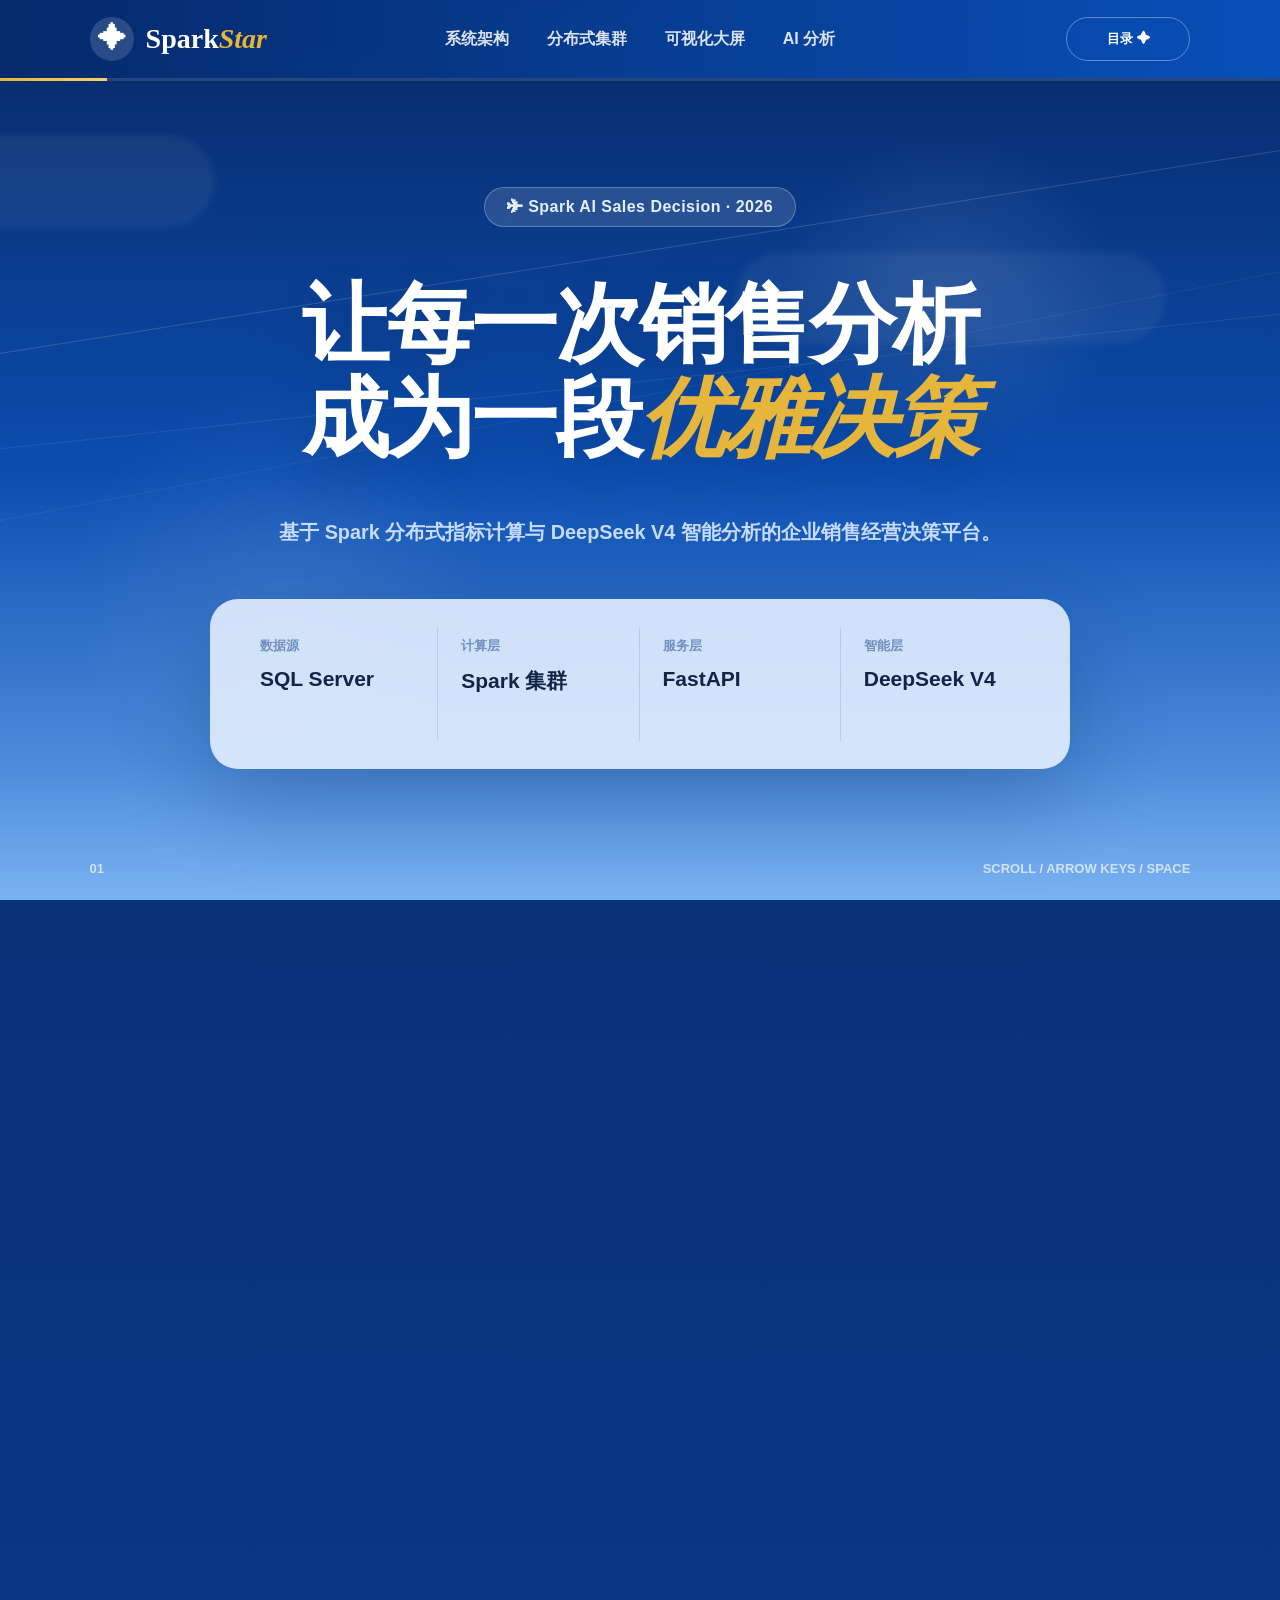
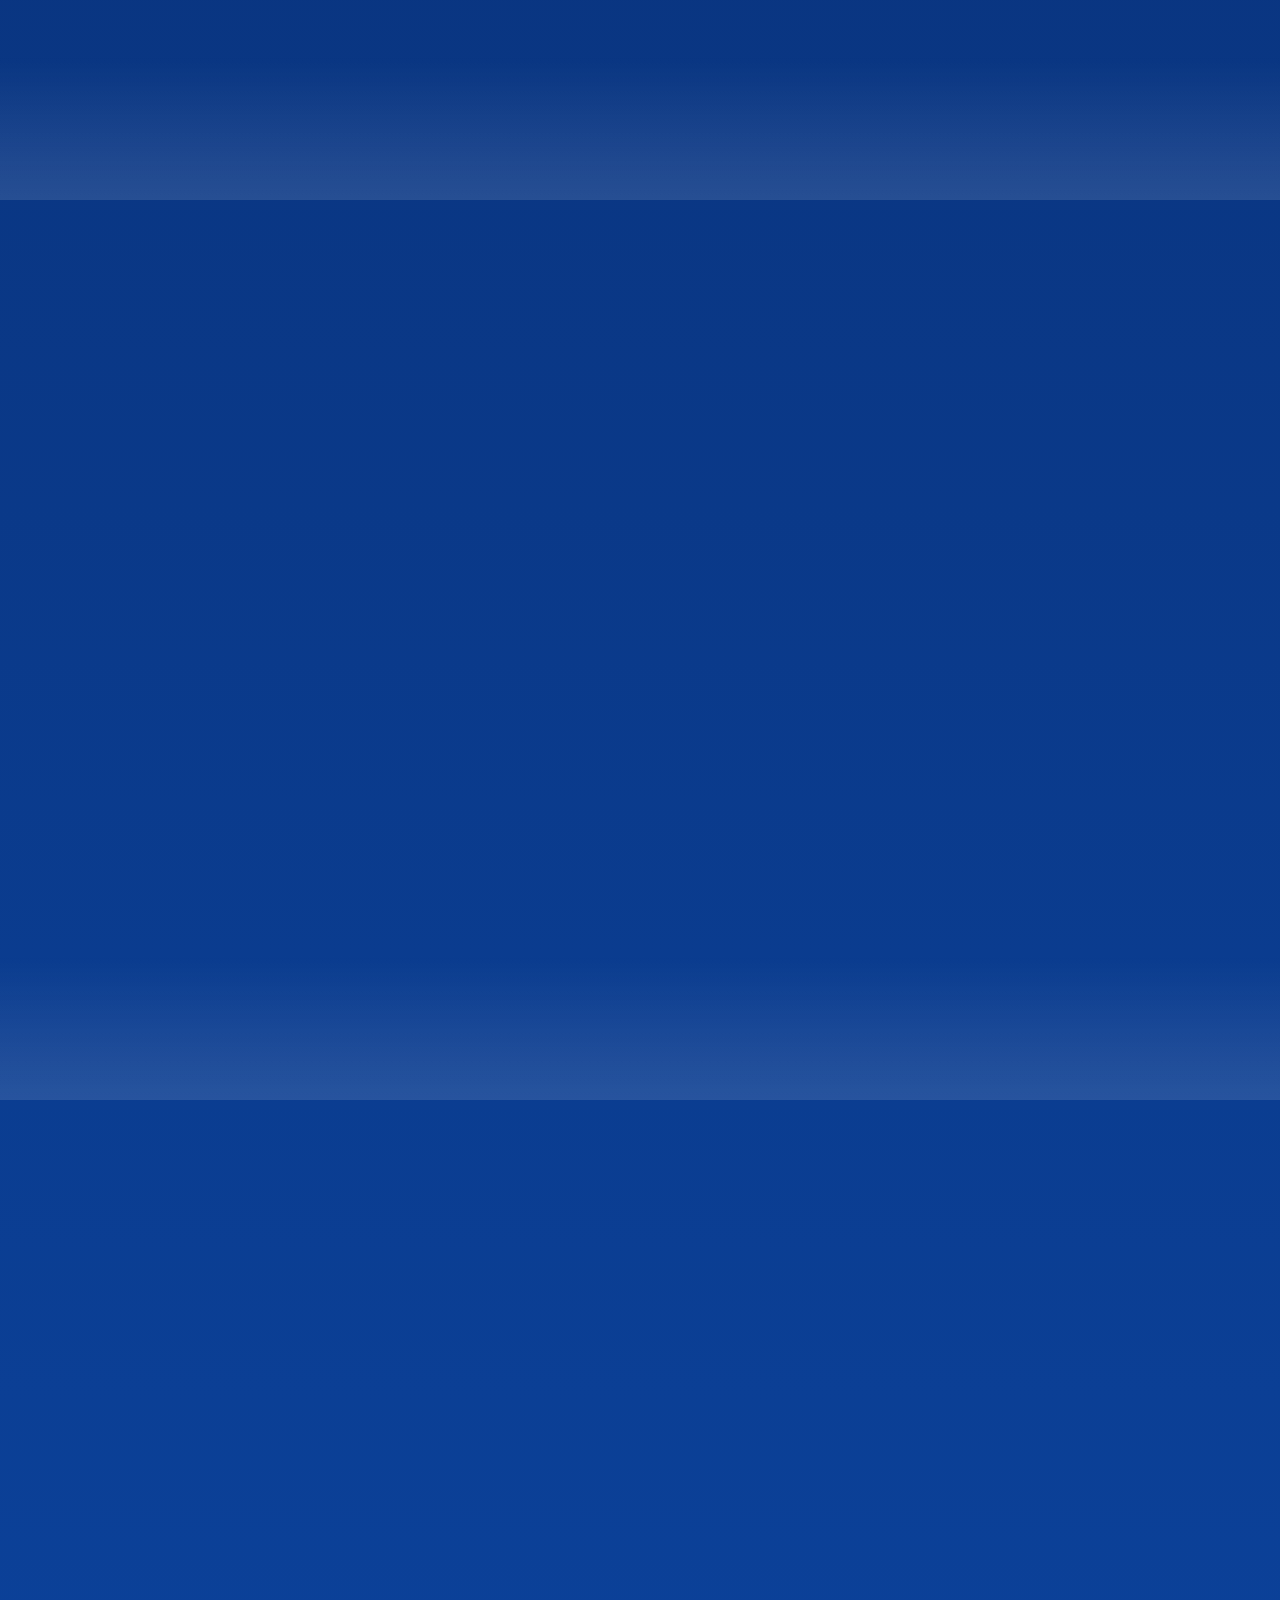
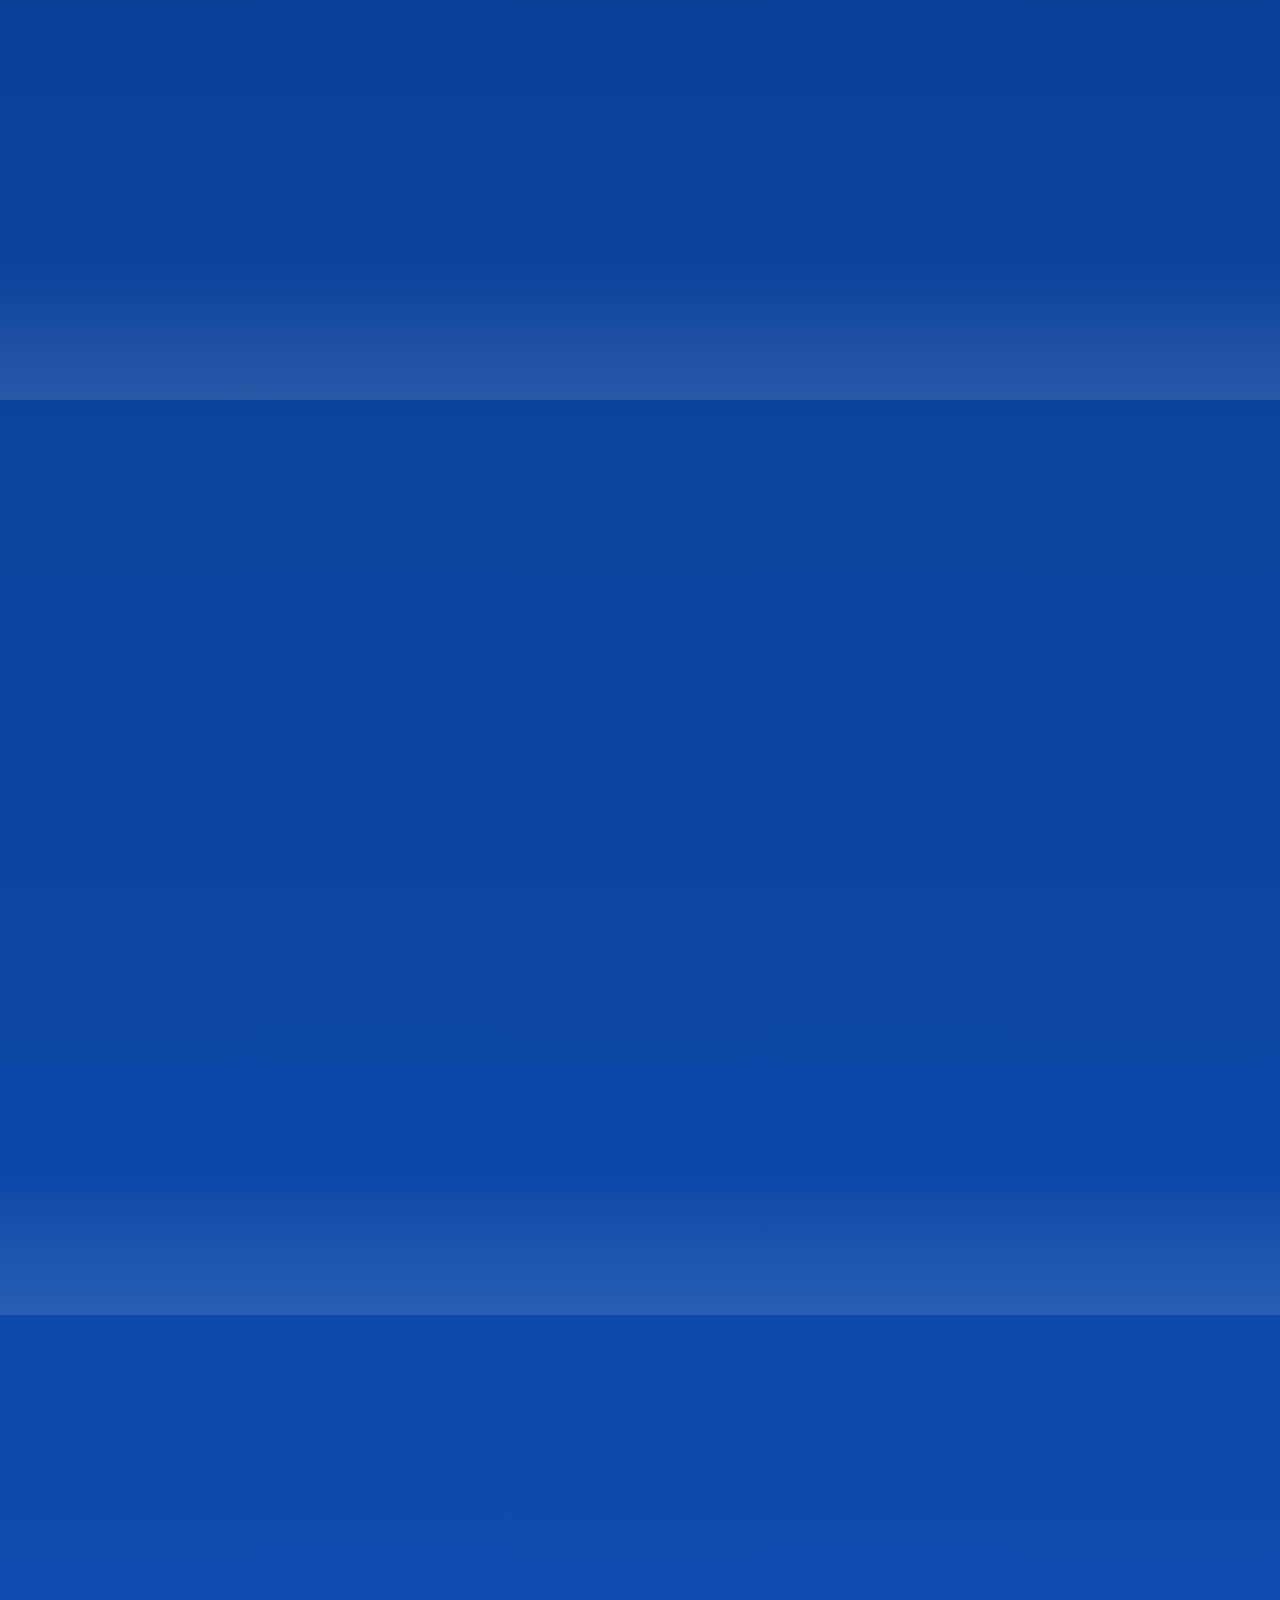
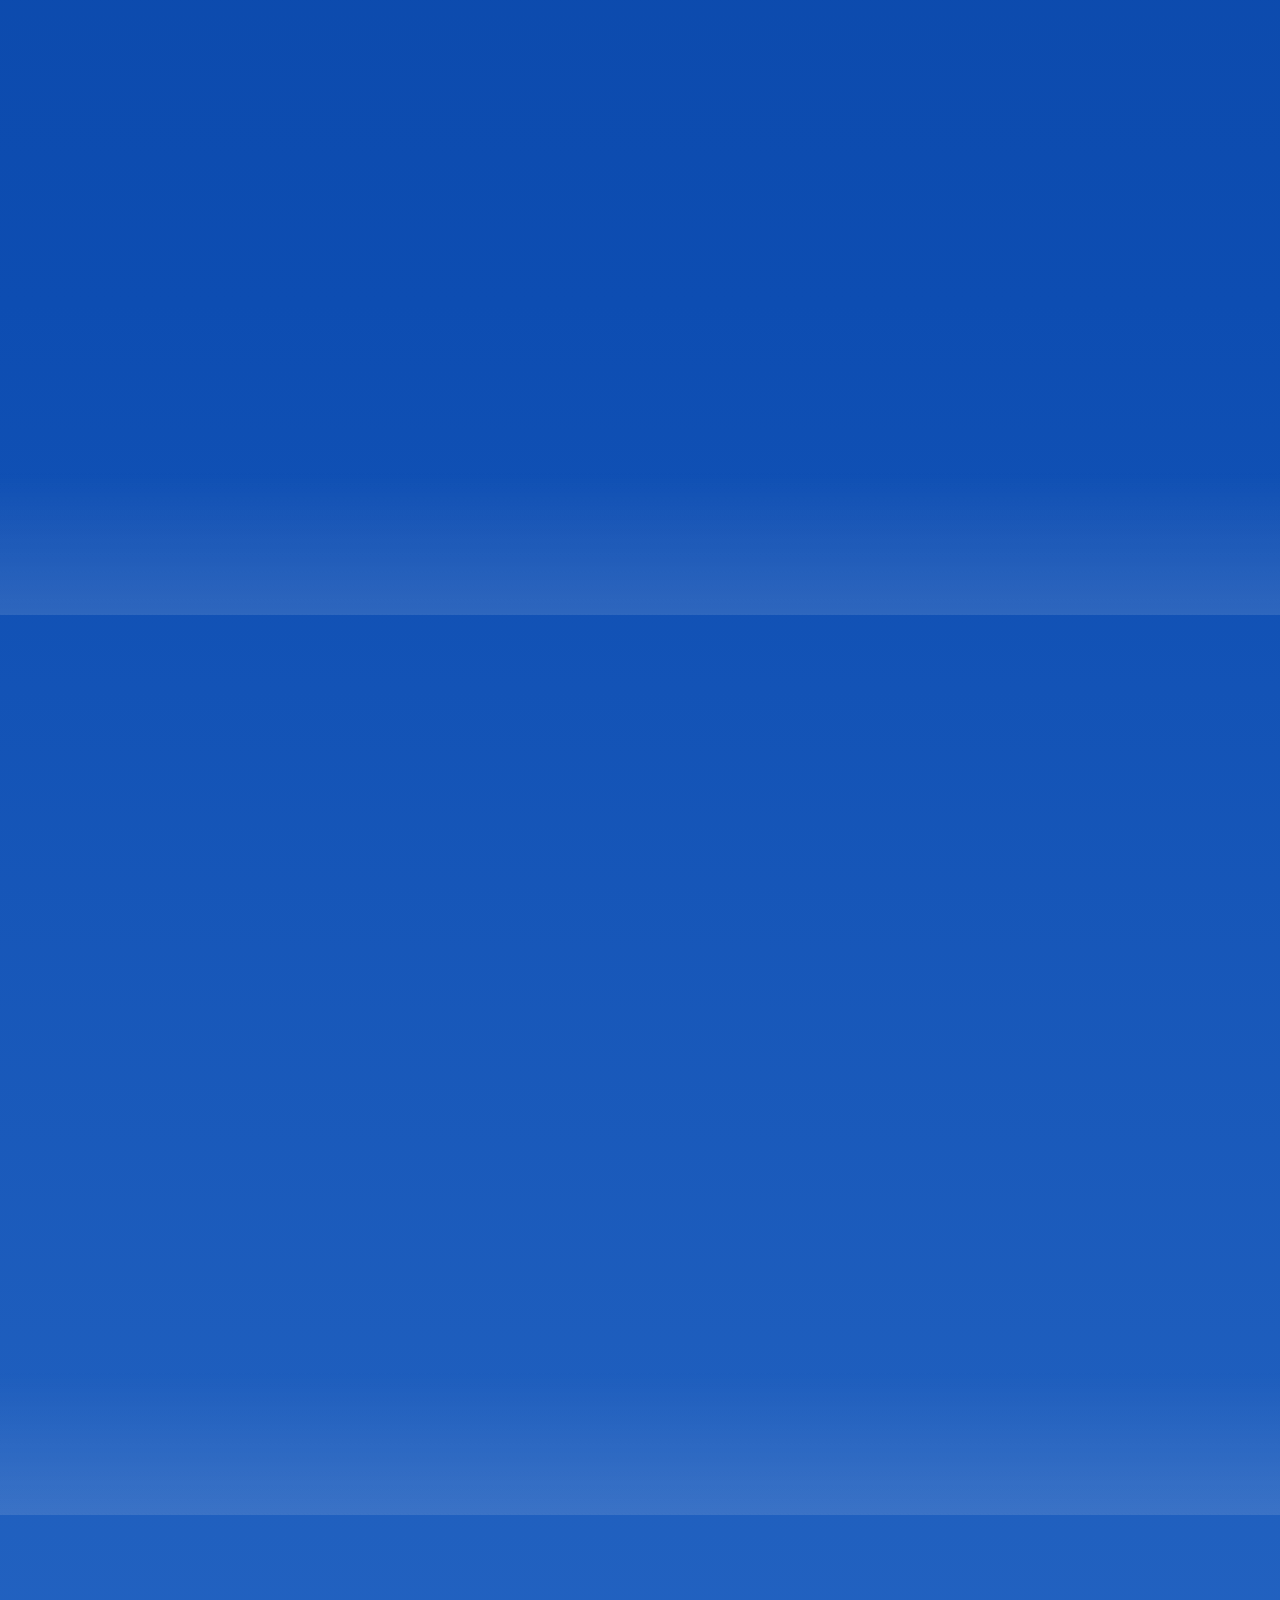
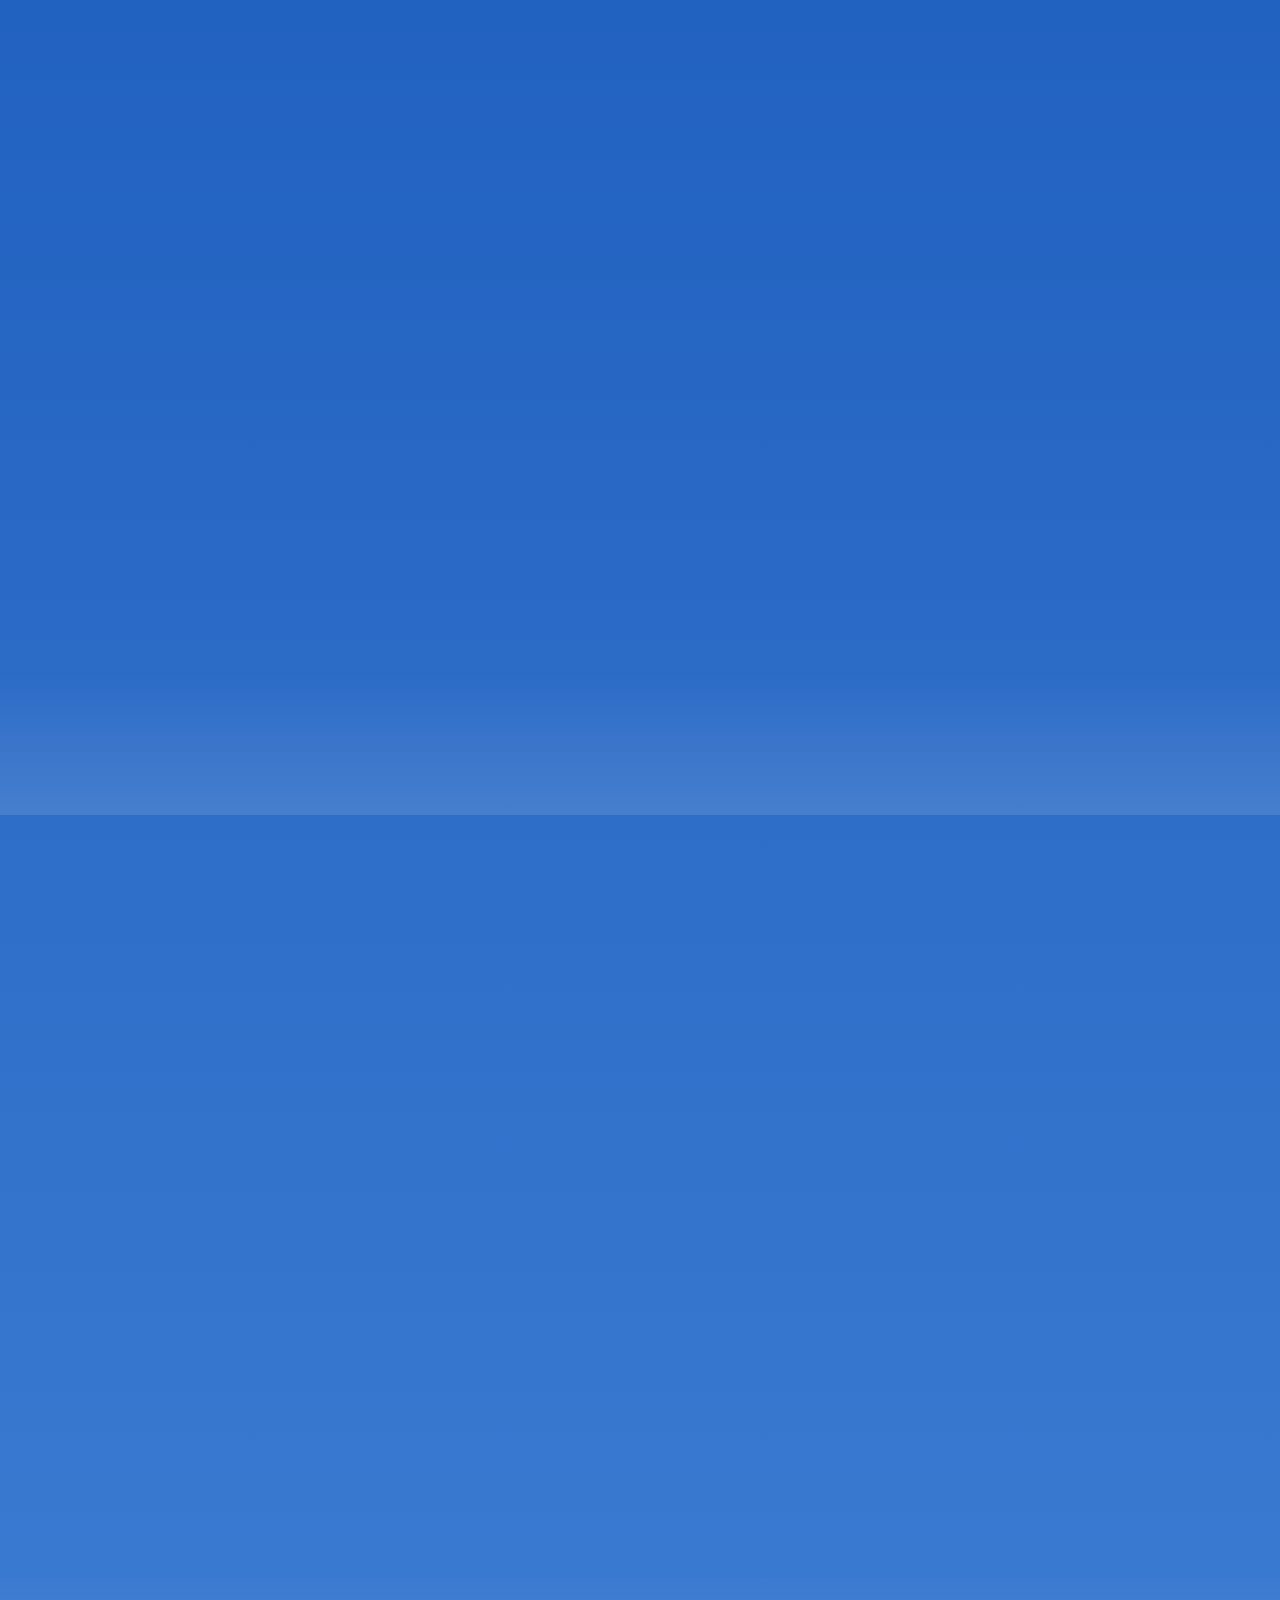
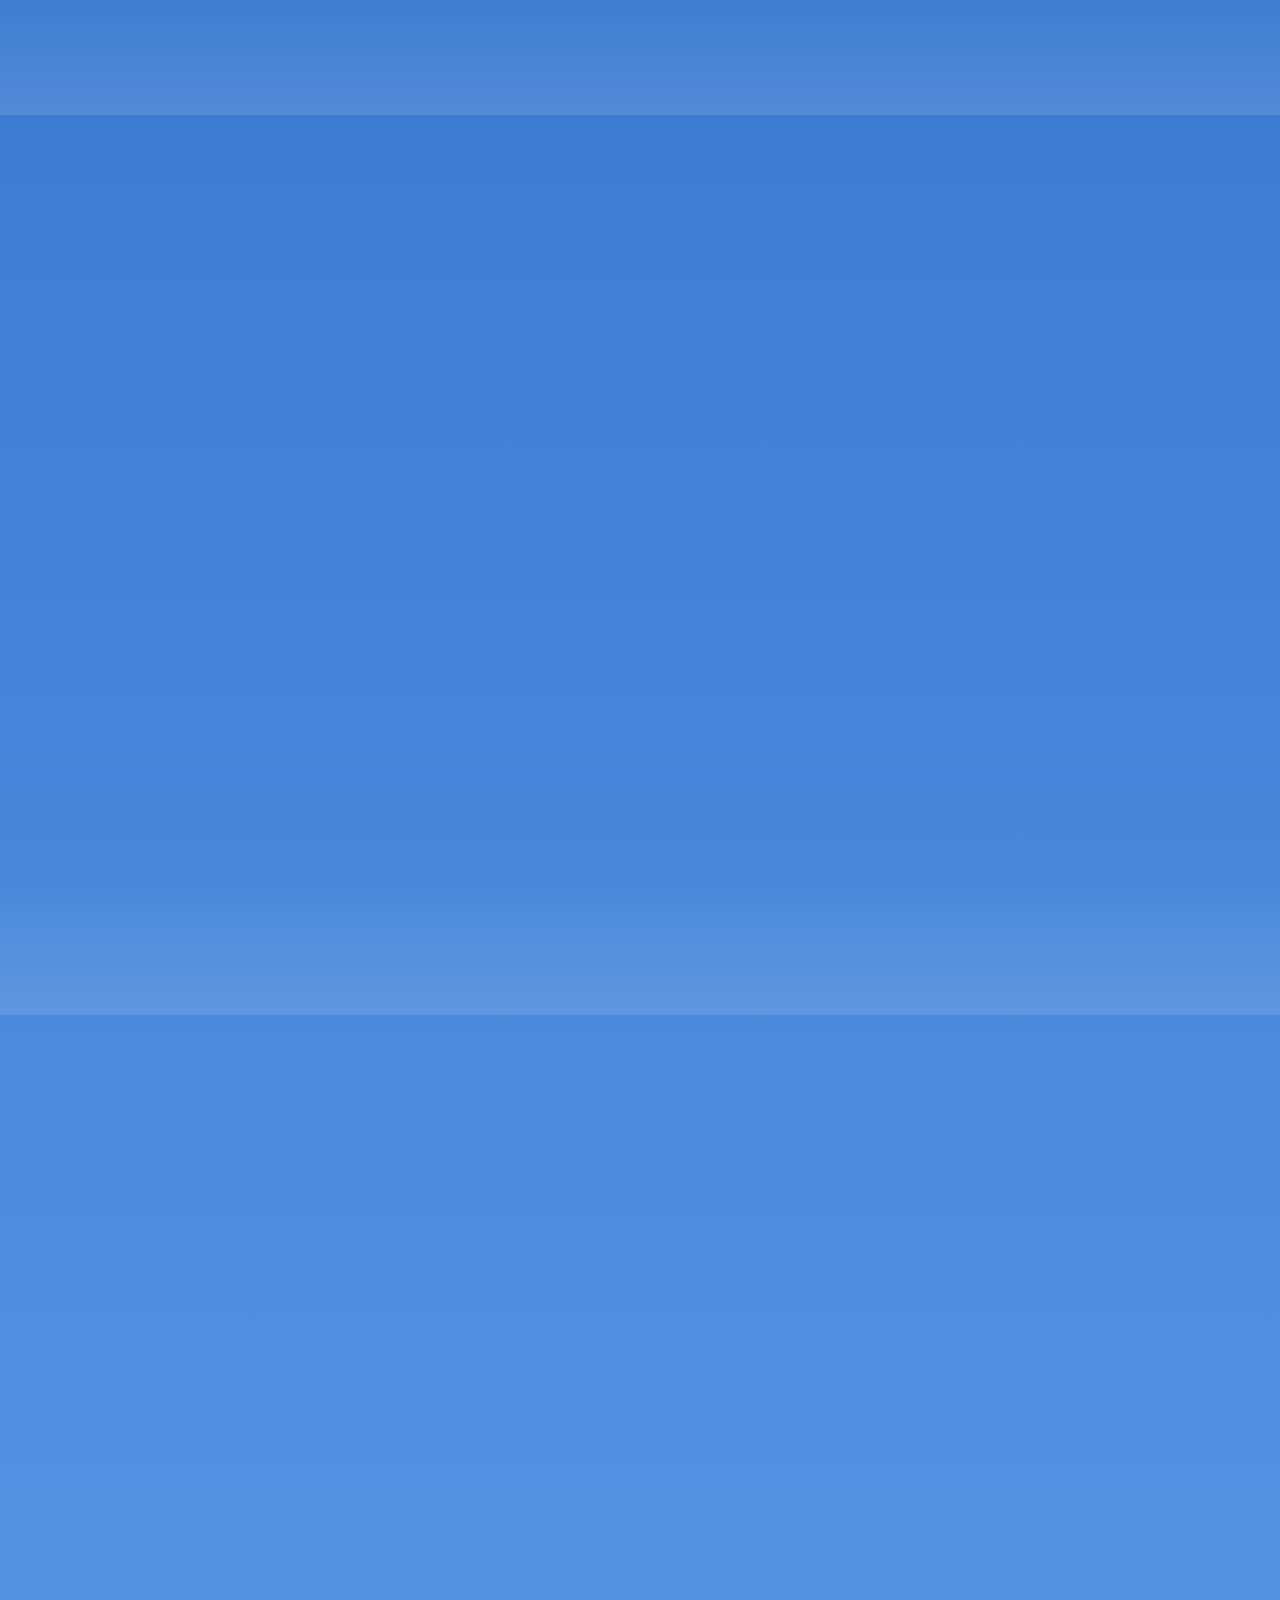
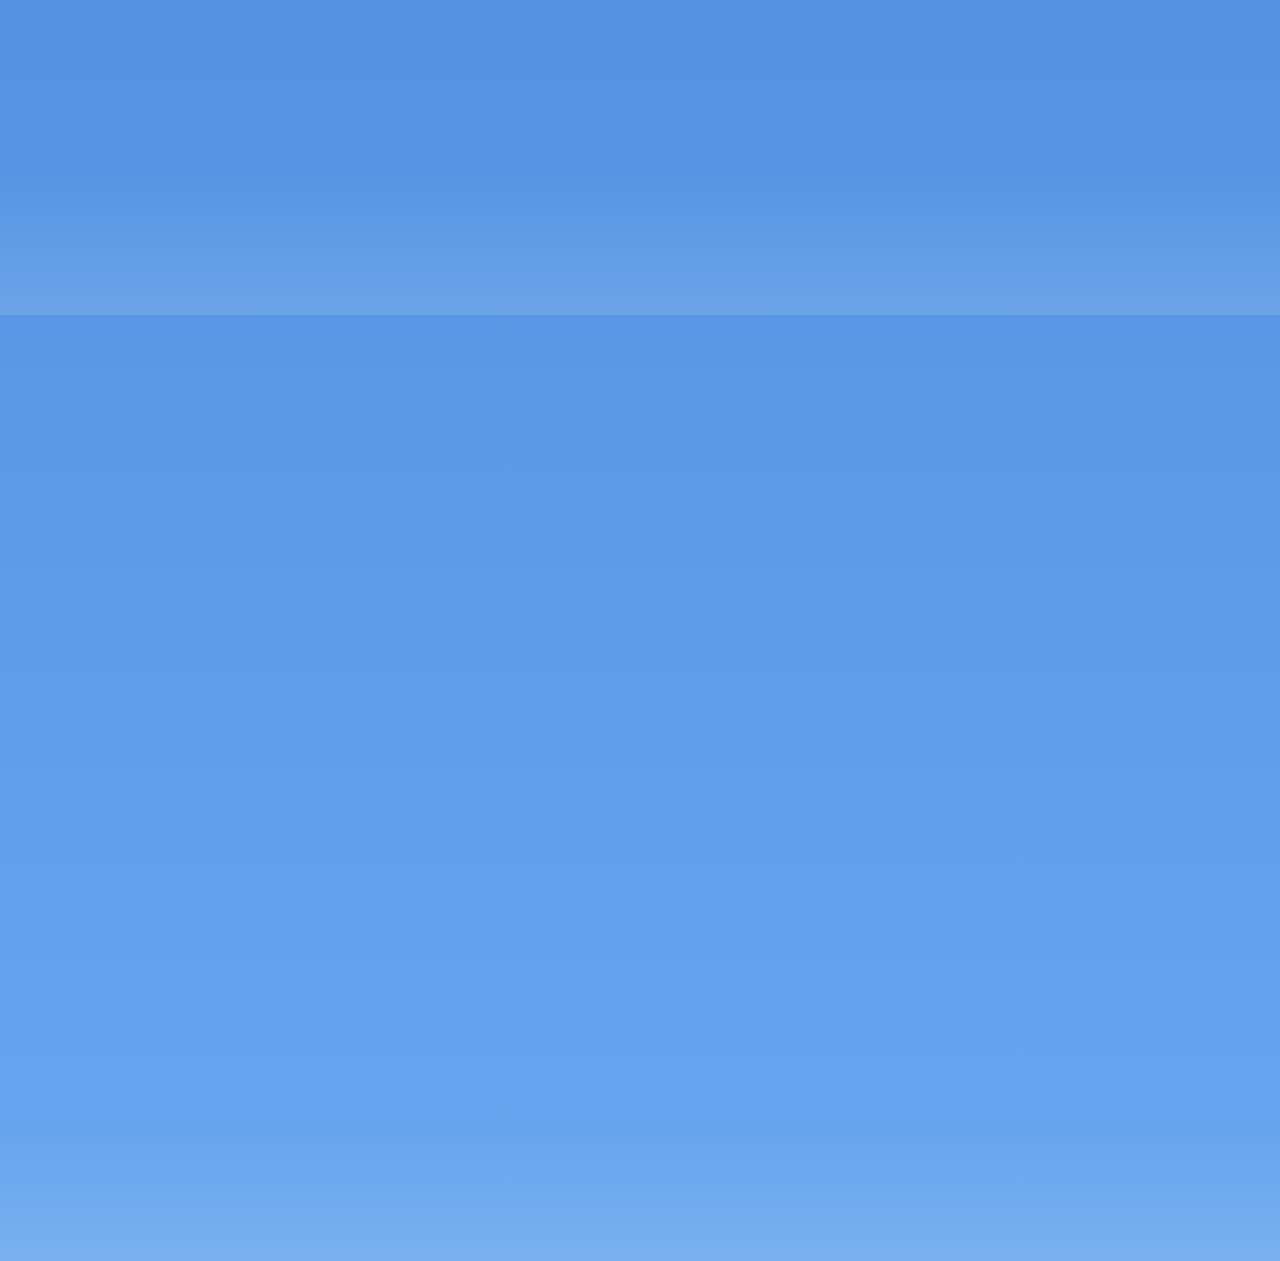
<file: app/index.html>
<!doctype html>
<html lang="zh-CN">
<head>
  <meta charset="utf-8" />
  <meta name="viewport" content="width=device-width, initial-scale=1" />
  <title>Spark AI 企业销售决策系统</title>
  <link rel="stylesheet" href="./styles.css" />
</head>
<body>
  <div class="sky-bg" aria-hidden="true">
    <span class="cloud cloud-a"></span>
    <span class="cloud cloud-b"></span>
    <span class="route route-a"></span>
    <span class="route route-b"></span>
    <span class="route route-c"></span>
  </div>

  <header class="topbar">
    <a class="brand" href="#slide-01">
      <span class="brand-icon">✦</span>
      <span>Spark<span>Star</span></span>
    </a>
    <nav>
      <a href="#slide-03">系统架构</a>
      <a href="#slide-05">分布式集群</a>
      <a href="#slide-08">可视化大屏</a>
      <a href="#slide-09">AI 分析</a>
    </nav>
    <button class="index-toggle" type="button">目录 ✦</button>
  </header>

  <aside class="index-panel">
    <button data-target="slide-01">01 封面</button>
    <button data-target="slide-02">02 背景目标</button>
    <button data-target="slide-03">03 总体架构</button>
    <button data-target="slide-04">04 技术栈</button>
    <button data-target="slide-05">05 三节点集群</button>
    <button data-target="slide-06">06 Spark 引擎</button>
    <button data-target="slide-07">07 指标体系</button>
    <button data-target="slide-08">08 可视化大屏</button>
    <button data-target="slide-09">09 DeepSeek V4</button>
    <button data-target="slide-10">10 Harness 工程</button>
    <button data-target="slide-11">11 实机演示</button>
    <button data-target="slide-12">12 价值总结</button>
  </aside>

  <div class="progress"><span></span></div>
  <main class="deck">
    <section class="slide hero" id="slide-01">
      <div class="badge">✈ Spark AI Sales Decision · 2026</div>
      <h1>让每一次销售分析<br>成为一段<span>优雅决策</span></h1>
      <p class="hero-text">基于 Spark 分布式指标计算与 DeepSeek V4 智能分析的企业销售经营决策平台。</p>
      <div class="search-card">
        <div><small>数据源</small><strong>SQL Server</strong></div>
        <div><small>计算层</small><strong>Spark 集群</strong></div>
        <div><small>服务层</small><strong>FastAPI</strong></div>
        <div><small>智能层</small><strong>DeepSeek V4</strong></div>
      </div>
    </section>

    <section class="slide two-col" id="slide-02">
      <div>
        <p class="kicker">Project Background</p>
        <h2>从传统销售大屏到 AI 决策系统</h2>
        <p>传统大屏偏向“展示结果”，本系统进一步把销售数据分析升级为计算、分析、诊断、决策的完整闭环。</p>
      </div>
      <div class="compare">
        <article><small>传统 BI</small><b>SQL → 后端查询 → 图表展示</b><p>复杂聚合压在数据库和接口层，经营解释依赖人工。</p></article>
        <article class="gold"><small>Spark AI</small><b>SQL → Spark → API → Dashboard → AI</b><p>分布式预计算指标，AI 生成经营诊断和管理建议。</p></article>
      </div>
    </section>

    <section class="slide" id="slide-03">
      <p class="kicker">System Architecture</p>
      <h2>五层架构串起完整数据链路</h2>
      <div class="flight-line">
        <article><b>01</b><span>数据源层</span><small>AdventureWorksDW</small></article>
        <article class="active"><b>02</b><span>分布式计算层</span><small>Spark Standalone</small></article>
        <article><b>03</b><span>指标结果层</span><small>JSON Output</small></article>
        <article><b>04</b><span>接口服务层</span><small>FastAPI</small></article>
        <article><b>05</b><span>智能展示层</span><small>ECharts + DeepSeek</small></article>
      </div>
    </section>

    <section class="slide" id="slide-04">
      <p class="kicker">Technology Stack</p>
      <h2>每个技术组件服务一类核心能力</h2>
      <div class="tech-grid">
        <article><small>warehouse</small><b>SQL Server</b><span>销售事实与维度数据</span></article>
        <article><small>compute</small><b>Spark / PySpark</b><span>多节点指标计算</span></article>
        <article><small>bridge</small><b>JDBC</b><span>数仓到计算层</span></article>
        <article><small>backend</small><b>FastAPI</b><span>REST 指标接口</span></article>
        <article><small>visual</small><b>ECharts</b><span>经营图表呈现</span></article>
        <article><small>ai</small><b>DeepSeek V4</b><span>经营诊断报告</span></article>
      </div>
    </section>

    <section class="slide cluster" id="slide-05">
      <p class="kicker">Distributed Cluster</p>
      <h2>node1、node2、node3 构成 Spark 计算航线</h2>
      <div class="cluster-map">
        <div class="master"><small>master</small><b>node1:7077</b><span>接收作业 · 资源管理 · 调度 Task</span></div>
        <div class="workers">
          <article><small>worker</small><b>node1</b><span>参与计算</span></article>
          <article><small>worker</small><b>node2</b><span>处理 Partition</span></article>
          <article><small>worker</small><b>node3</b><span>横向扩展</span></article>
        </div>
      </div>
    </section>

    <section class="slide" id="slide-06">
      <p class="kicker">Spark Metric Engine</p>
      <h2>从销售明细到经营指标</h2>
      <div class="pipeline">
        <span>事实表 + 维度表</span><i></i>
        <span>统一销售宽表</span><i></i>
        <span>分布式聚合</span><i></i>
        <span>JSON 指标结果</span>
      </div>
      <div class="chips">
        <code>compute_kpis()</code><code>compute_trend()</code><code>compute_channels()</code>
        <code>compute_top_products()</code><code>compute_geo()</code><code>compute_alerts()</code>
      </div>
    </section>

    <section class="slide" id="slide-07">
      <p class="kicker">Business Metrics</p>
      <h2>从销售规模到风险预警的指标体系</h2>
      <div class="metric-grid">
        <article><b>KPI</b><span>销售额 / 订单 / 客户 / 客单价</span></article>
        <article><b>趋势</b><span>月度销售额、峰值与低谷</span></article>
        <article><b>渠道</b><span>Internet / Reseller 结构</span></article>
        <article><b>产品</b><span>Top 产品、贡献率、产品线</span></article>
        <article><b>区域</b><span>国家、地区、城市销售表现</span></article>
        <article><b>预警</b><span>回落、集中、波动风险</span></article>
      </div>
    </section>

    <section class="slide dashboard" id="slide-08">
      <div>
        <p class="kicker">Management Cockpit</p>
        <h2>面向管理层的销售经营驾驶舱</h2>
        <p>蓝白科技风、轻量图表、Spark 状态和 AI 经营分析中心，让数据来源与分析结果都可感知。</p>
      </div>
      <div class="screen">
        <div class="screen-top">Spark AI 企业销售决策系统 <span>source: spark</span></div>
        <div class="screen-kpis"><b>29.3M</b><b>80K</b><b>18K</b><b>606</b></div>
        <div class="screen-chart"></div>
        <div class="screen-report">DeepSeek V4 经营诊断报告</div>
      </div>
    </section>

    <section class="slide two-col" id="slide-09">
      <div>
        <p class="kicker">DeepSeek V4</p>
        <h2>从指标展示到经营诊断</h2>
        <p>Spark 负责把数据算成指标，DeepSeek V4 负责把指标解释成经营判断。</p>
      </div>
      <div class="ai-card">
        <article><small>input</small><b>KPI / 趋势 / 渠道 / 产品 / 区域 / 预警</b></article>
        <article class="gold"><small>output</small><b>经营概览 / 风险判断 / 管理建议</b></article>
      </div>
    </section>

    <section class="slide" id="slide-10">
      <p class="kicker">Harness Engineering</p>
      <h2>让 AI 输出专业、克制、可落地</h2>
      <div class="rules">
        <span>基于数据</span><span>业务语言</span><span>结构清晰</span><span>长度可控</span><span>行动导向</span>
      </div>
      <pre>读取 Spark 指标结果
  → 组装经营分析 Prompt
  → 调用 DeepSeek V4 API
  → 保存报告
  → 前端展示</pre>
    </section>

    <section class="slide" id="slide-11">
      <p class="kicker">Live Demo</p>
      <h2>用户如何使用这套销售决策系统</h2>
      <div class="journey">
        <span>看指标</span><span>看趋势</span><span>看结构</span><span>看风险</span><span>生成 AI 建议</span>
      </div>
      <p class="wide">用户不需要手写 SQL，也不需要人工逐个解释图表，系统把 Spark 指标结果、可视化大屏和 DeepSeek 经营报告组合成一条完整使用路径。</p>
    </section>

    <section class="slide" id="slide-12">
      <p class="kicker">Final Value</p>
      <h2>Spark 与 DeepSeek V4 构成核心竞争力</h2>
      <div class="value-grid">
        <article><b>数据可信</b><span>SQL Server 提供销售事实</span></article>
        <article><b>计算高效</b><span>Spark 提供分布式指标计算</span></article>
        <article><b>展示直观</b><span>ECharts 提供经营可视化</span></article>
        <article><b>诊断智能</b><span>DeepSeek V4 输出决策建议</span></article>
      </div>
    </section>
  </main>

  <footer class="footer">
    <span class="current">01</span>
    <span>Scroll / Arrow Keys / Space</span>
  </footer>
  <script src="./script.js"></script>
</body>
</html>
</file>
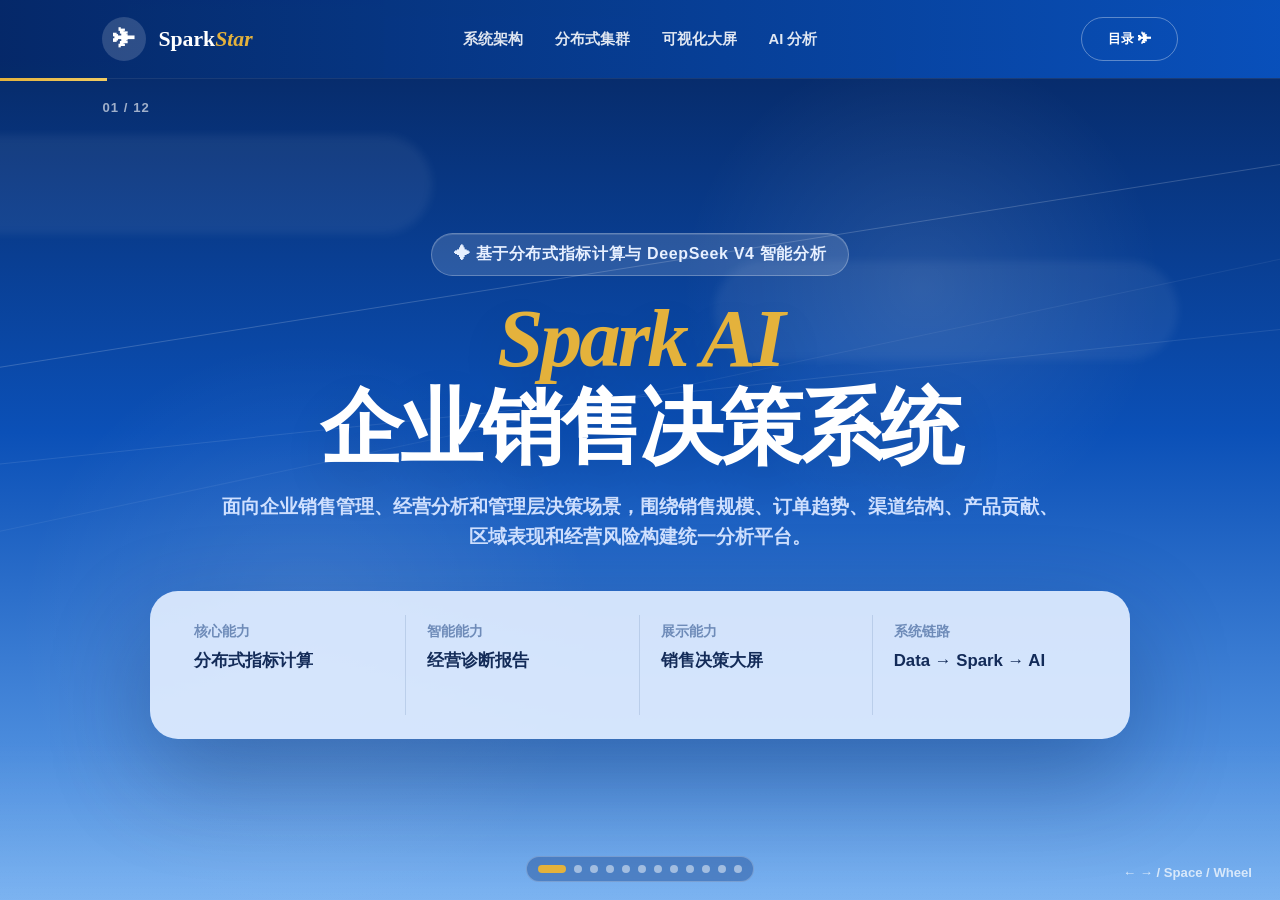
<file: docs/spark_ai.html>
<!doctype html>
<html lang="zh-CN">
<head>
  <meta charset="utf-8" />
  <meta name="viewport" content="width=device-width, initial-scale=1" />
  <title>Spark AI 企业销售决策系统</title>
  <style>
    :root {
      --navy-950: #06245c;
      --navy-900: #082f78;
      --blue-800: #0a4dae;
      --blue-700: #125fc9;
      --blue-500: #4d91e8;
      --blue-200: #dbeaff;
      --blue-100: #edf5ff;
      --gold: #e4b23c;
      --gold-2: #f2cc63;
      --white: #ffffff;
      --soft: #c9dcff;
      --glass: rgba(225, 237, 255, .92);
      --glass-line: rgba(255, 255, 255, .34);
      --shadow: 0 38px 100px rgba(3, 28, 78, .32);
      --ease: cubic-bezier(.16, 1, .3, 1);
      --serif: Georgia, "Noto Serif SC", "Songti SC", "STSong", serif;
      --sans: "Microsoft YaHei", "PingFang SC", "Noto Sans SC", Arial, sans-serif;
      --mono: Consolas, "SFMono-Regular", monospace;
      --pad-x: clamp(42px, 8vw, 160px);
      --topbar: 78px;
    }

    * { box-sizing: border-box; margin: 0; padding: 0; }
    html, body { width: 100%; height: 100%; overflow: hidden; }
    body {
      color: var(--white);
      font-family: var(--sans);
      background: linear-gradient(180deg, var(--navy-950) 0%, var(--blue-800) 48%, #6aa9ef 100%);
    }

    .sky {
      position: fixed;
      inset: 0;
      z-index: -5;
      pointer-events: none;
      overflow: hidden;
      background:
        radial-gradient(circle at 72% 32%, rgba(255,255,255,.10), transparent 15rem),
        radial-gradient(circle at 24% 70%, rgba(255,255,255,.10), transparent 18rem),
        linear-gradient(180deg, #06245c 0%, #0b50b7 48%, #6aa9ef 100%);
    }

    .sky::before,
    .sky::after {
      content: "";
      position: absolute;
      width: 36rem;
      height: 6.2rem;
      border-radius: 999px;
      background: rgba(255,255,255,.06);
      filter: blur(4px);
    }
    .sky::before { left: -9rem; top: 15%; }
    .sky::after { right: 8%; top: 29%; width: 29rem; }

    .route {
      position: absolute;
      left: -10vw;
      right: -10vw;
      height: 1px;
      border-top: 1px solid rgba(255,255,255,.18);
      transform-origin: left center;
    }
    .route.one { top: 43%; transform: rotate(-9deg); }
    .route.two { top: 53%; transform: rotate(-6deg); opacity: .52; }
    .route.three { top: 62%; transform: rotate(-12deg); opacity: .34; }

    .topbar {
      position: fixed;
      inset: 0 0 auto;
      z-index: 40;
      height: var(--topbar);
      display: grid;
      grid-template-columns: 1fr auto 1fr;
      align-items: center;
      padding: 0 var(--pad-x);
      background: linear-gradient(90deg, rgba(5, 41, 105, .98), rgba(9, 82, 190, .96));
      box-shadow: 0 1px 0 rgba(255,255,255,.08);
    }

    .brand {
      display: inline-flex;
      align-items: center;
      gap: 12px;
      color: var(--white);
      text-decoration: none;
      font-family: var(--serif);
      font-size: clamp(1.25rem, 1.7vw, 1.75rem);
      font-weight: 800;
    }
    .brand-icon {
      width: 44px;
      height: 44px;
      border-radius: 50%;
      display: grid;
      place-items: center;
      background: rgba(255,255,255,.16);
      font-family: var(--sans);
      font-size: 22px;
    }
    .brand em { color: var(--gold); font-style: italic; }

    .nav {
      display: flex;
      align-items: center;
      gap: clamp(20px, 2.5vw, 42px);
      font-size: .92rem;
      font-weight: 800;
    }
    .nav a {
      color: rgba(255,255,255,.88);
      text-decoration: none;
      white-space: nowrap;
    }
    .nav a:hover { color: var(--gold-2); }

    .index-button {
      justify-self: end;
      height: 44px;
      padding: 0 26px;
      border: 1px solid rgba(255,255,255,.34);
      border-radius: 999px;
      background: transparent;
      color: var(--white);
      font-weight: 900;
      cursor: pointer;
    }

    .index-panel {
      position: fixed;
      right: 32px;
      top: 96px;
      z-index: 50;
      display: grid;
      gap: 8px;
      width: min(350px, calc(100vw - 64px));
      opacity: 0;
      transform: translateY(-12px);
      pointer-events: none;
      transition: opacity .25s ease, transform .25s ease;
    }
    body.index-open .index-panel {
      opacity: 1;
      transform: translateY(0);
      pointer-events: auto;
    }
    .index-panel button {
      border: 1px solid rgba(255,255,255,.28);
      border-radius: 999px;
      background: rgba(224,238,255,.94);
      color: #173567;
      padding: 12px 18px;
      text-align: left;
      font-weight: 900;
      cursor: pointer;
    }
    .index-panel button.active {
      background: var(--gold);
      color: #102758;
      border-color: transparent;
    }

    .progress {
      position: fixed;
      top: var(--topbar);
      left: 0;
      z-index: 45;
      width: 0%;
      height: 3px;
      background: linear-gradient(90deg, var(--gold), var(--gold-2));
      transition: width 480ms var(--ease);
    }

    #deck {
      display: flex;
      width: max-content;
      height: 100vh;
      height: 100dvh;
      transform: translateX(0);
      transition: transform 680ms var(--ease);
    }

    .slide {
      position: relative;
      flex: 0 0 100vw;
      width: 100vw;
      height: 100vh;
      height: 100dvh;
      overflow: hidden;
      padding: calc(var(--topbar) + 58px) var(--pad-x) 64px;
      display: grid;
      align-content: center;
      gap: clamp(20px, 3vw, 44px);
      isolation: isolate;
    }
    .slide::after {
      content: "";
      position: absolute;
      inset: auto 0 0;
      height: 18vh;
      z-index: -1;
      background: linear-gradient(0deg, rgba(255,255,255,.12), transparent);
    }

    .page-mark {
      position: absolute;
      left: var(--pad-x);
      top: calc(var(--topbar) + 22px);
      color: rgba(255,255,255,.62);
      font-weight: 900;
      letter-spacing: .08em;
      font-size: .82rem;
    }

    .badge,
    .kicker {
      width: fit-content;
      padding: 10px 22px;
      border: 1px solid rgba(255,255,255,.26);
      border-radius: 999px;
      background: rgba(255,255,255,.14);
      color: #e7f0ff;
      font-weight: 900;
      letter-spacing: .04em;
      box-shadow: inset 0 1px 0 rgba(255,255,255,.12);
    }
    .hero .badge { justify-self: center; }
    .kicker {
      font-size: .86rem;
      text-transform: uppercase;
    }

    h1,
    h2 {
      margin: 0;
      color: var(--white);
      font-family: var(--serif);
      font-weight: 600;
      line-height: 1.08;
      letter-spacing: -.035em;
      text-shadow: 0 18px 52px rgba(0,0,0,.12);
    }
    h1 {
      max-width: 980px;
      text-align: center;
      font-size: clamp(3.7rem, 6.5vw, 6.9rem);
    }
    h2 {
      max-width: 1060px;
      font-size: clamp(2.8rem, 4.8vw, 5.35rem);
    }
    h1 span,
    h2 span,
    .gold-text {
      color: var(--gold);
      font-style: italic;
    }
    h3 {
      margin: 0 0 12px;
      color: inherit;
      font-size: clamp(1.25rem, 1.8vw, 2rem);
      line-height: 1.15;
    }
    p,
    li {
      color: var(--soft);
      font-size: clamp(1rem, 1.35vw, 1.35rem);
      line-height: 1.58;
      font-weight: 700;
    }
    ul { padding-left: 1.1em; }

    .hero {
      justify-items: center;
      text-align: center;
    }
    .hero-copy {
      display: grid;
      justify-items: center;
      gap: 18px;
    }
    .hero-text {
      max-width: 850px;
      color: #cfe0ff;
      font-size: clamp(1.15rem, 1.5vw, 1.55rem);
    }

    .flight-card {
      width: min(980px, 100%);
      min-height: 148px;
      display: grid;
      grid-template-columns: repeat(4, minmax(0, 1fr));
      gap: 1px;
      padding: 24px 24px;
      border-radius: 28px;
      background: var(--glass);
      box-shadow: var(--shadow);
    }
    .flight-card > div {
      min-width: 0;
      padding: 8px 20px;
      border-right: 1px solid rgba(12, 49, 111, .12);
      text-align: left;
    }
    .flight-card > div:last-child { border-right: 0; }
    .flight-card small,
    .panel small,
    .node-card small,
    .stack-card small {
      display: block;
      margin-bottom: 10px;
      color: #6e8bb8;
      font-size: .85rem;
      font-weight: 900;
    }
    .flight-card strong {
      display: block;
      color: #132b58;
      font-size: clamp(1.05rem, 1.22vw, 1.38rem);
      white-space: normal;
      line-height: 1.18;
    }

    .two-col {
      display: grid;
      grid-template-columns: .9fr 1.1fr;
      gap: clamp(28px, 4vw, 72px);
      align-items: center;
    }
    .wide-left { grid-template-columns: 1.1fr .9fr; }
    .wide-right { grid-template-columns: .85fr 1.15fr; }

    .panel,
    .node-card,
    .stack-card,
    .metric-card,
    .check,
    .screen,
    .image-slot {
      border: 1px solid var(--glass-line);
      border-radius: var(--radius, 30px);
      background: rgba(255,255,255,.13);
      box-shadow: 0 20px 70px rgba(3,28,78,.16);
      backdrop-filter: blur(12px);
    }
    .panel { padding: clamp(26px, 3vw, 48px); }
    .panel.light,
    .node-card.light,
    .screen {
      background: var(--glass);
      color: #142e5f;
    }
    .panel.light p,
    .node-card.light p,
    .screen p { color: #4b6d9e; }

    .compare,
    .stack-grid,
    .metric-grid,
    .value-grid,
    .checks,
    .mini-grid {
      display: grid;
      gap: 18px;
    }
    .compare { grid-template-columns: 1fr; }
    .stack-grid { grid-template-columns: repeat(4, 1fr); }
    .metric-grid { grid-template-columns: repeat(3, 1fr); }
    .value-grid { grid-template-columns: repeat(4, 1fr); }
    .mini-grid { grid-template-columns: repeat(2, 1fr); }

    .image-slot {
      min-height: clamp(220px, 42vh, 440px);
      display: grid;
      place-items: center;
      border-style: dashed;
      background:
        linear-gradient(135deg, rgba(255,255,255,.16), rgba(255,255,255,.07)),
        radial-gradient(circle at 50% 20%, rgba(255,255,255,.12), transparent 38%);
      color: rgba(255,255,255,.78);
      text-align: center;
      padding: 28px;
    }
    .image-slot strong {
      display: block;
      margin-bottom: 8px;
      color: var(--white);
      font-size: clamp(1.4rem, 2.2vw, 2.4rem);
    }
    .image-slot span {
      color: var(--soft);
      font-weight: 800;
      line-height: 1.5;
    }
    .slide.two-col > .image-slot {
      grid-column: 1 / -1;
      min-height: clamp(170px, 26vh, 280px);
    }
    .cluster .image-slot {
      min-height: clamp(120px, 18vh, 200px);
    }
    .demo-slot {
      min-height: clamp(210px, 34vh, 360px);
    }

    .stack-card,
    .metric-card {
      min-height: 154px;
      padding: 22px;
      display: flex;
      flex-direction: column;
      justify-content: space-between;
    }
    .stack-card b,
    .metric-card b,
    .value-grid b {
      color: var(--white);
      font-size: clamp(1.45rem, 2.2vw, 2.45rem);
      line-height: 1.05;
    }
    .stack-card:nth-child(2),
    .stack-card:nth-child(6),
    .stack-card:nth-child(7),
    .metric-card:nth-child(1),
    .metric-card:nth-child(6) {
      background: var(--glass);
    }
    .stack-card:nth-child(2) b,
    .stack-card:nth-child(6) b,
    .stack-card:nth-child(7) b,
    .metric-card:nth-child(1) b,
    .metric-card:nth-child(6) b {
      color: #132b58;
    }
    .stack-card span,
    .metric-card span,
    .value-grid span {
      color: var(--soft);
      font-weight: 800;
      line-height: 1.4;
    }
    .stack-card:nth-child(2) span,
    .stack-card:nth-child(6) span,
    .stack-card:nth-child(7) span,
    .metric-card:nth-child(1) span,
    .metric-card:nth-child(6) span {
      color: #5b78a8;
    }
    .stack-card:nth-child(7) {
      grid-column: auto;
      min-height: 154px;
      display: flex;
    }

    .layers {
      display: grid;
      grid-template-columns: repeat(5, 1fr);
      gap: 14px;
    }
    .layers .node-card {
      min-height: 255px;
      padding: 24px;
      display: flex;
      flex-direction: column;
      justify-content: space-between;
    }
    .layers b {
      color: var(--white);
      font-size: clamp(1.35rem, 2vw, 2.2rem);
      line-height: 1.05;
    }
    .layers .light b { color: #132b58; }
    .layers span {
      color: var(--soft);
      font-weight: 800;
      line-height: 1.4;
    }
    .layers .light span { color: #5b78a8; }

    .cluster {
      display: grid;
      gap: 16px;
      text-align: center;
    }
    .master {
      justify-self: center;
      width: min(720px, 100%);
      padding: 28px;
      border-radius: 30px;
      background: var(--glass);
      color: #132b58;
      box-shadow: var(--shadow);
    }
    .master b {
      display: block;
      color: #132b58;
      font-family: var(--serif);
      font-size: clamp(2.1rem, 3.4vw, 3.8rem);
      line-height: 1;
    }
    .workers {
      display: grid;
      grid-template-columns: repeat(3, 1fr);
      gap: 18px;
    }
    .worker {
      padding: 22px;
      border-radius: 26px;
      background: rgba(255,255,255,.14);
      border: 1px solid rgba(255,255,255,.24);
    }
    .worker b {
      display: block;
      margin: 8px 0 12px;
      color: var(--white);
      font-size: clamp(1.55rem, 2.5vw, 2.8rem);
      line-height: 1;
    }

    .pipeline {
      display: grid;
      grid-template-columns: 1fr 48px 1fr 48px 1fr 48px 1fr;
      align-items: center;
      gap: 12px;
    }
    .pipeline span {
      min-height: 108px;
      display: grid;
      place-items: center;
      padding: 16px;
      border-radius: 24px;
      background: var(--glass);
      color: #132b58;
      text-align: center;
      font-size: clamp(1.05rem, 1.55vw, 1.7rem);
      font-weight: 900;
    }
    .pipeline i {
      height: 2px;
      background: rgba(255,255,255,.55);
      position: relative;
    }
    .pipeline i::after {
      content: "";
      position: absolute;
      right: -1px;
      top: -5px;
      width: 11px;
      height: 11px;
      border-top: 2px solid rgba(255,255,255,.55);
      border-right: 2px solid rgba(255,255,255,.55);
      transform: rotate(45deg);
    }
    .chips,
    .rules,
    .journey {
      display: flex;
      flex-wrap: wrap;
      gap: 14px;
    }
    .chips code,
    .rules span,
    .journey span {
      padding: 12px 18px;
      border: 1px solid rgba(255,255,255,.24);
      border-radius: 999px;
      background: rgba(255,255,255,.16);
      color: var(--white);
      font-weight: 900;
    }

    .slide[data-title="总体架构"],
    .slide[data-title="技术栈"],
    .slide[data-title="三节点集群"],
    .slide[data-title="Spark 引擎"] {
      align-content: start;
      gap: 18px;
      padding-top: calc(var(--topbar) + 44px);
    }
    .slide[data-title="总体架构"] h2,
    .slide[data-title="技术栈"] h2,
    .slide[data-title="三节点集群"] h2,
    .slide[data-title="Spark 引擎"] h2 {
      max-width: 1180px;
      font-size: clamp(2.15rem, 3.6vw, 4rem);
      line-height: 1.05;
      letter-spacing: -.02em;
    }
    .slide[data-title="技术栈"] .stack-grid,
    .slide[data-title="Spark 引擎"] .mini-grid {
      gap: 14px;
    }
    .slide[data-title="Spark 引擎"] .panel {
      padding: 22px;
    }
    .slide[data-title="Spark 引擎"] h3 {
      font-size: clamp(1.05rem, 1.35vw, 1.45rem);
      line-height: 1.18;
    }

    .screen {
      min-height: min(56vh, 560px);
      padding: 24px;
      display: grid;
      grid-template-rows: auto auto 1fr auto;
      gap: 16px;
    }
    .screen-top {
      display: flex;
      justify-content: space-between;
      color: #132b58;
      font-weight: 900;
    }
    .screen-top span { color: #6e8bb8; }
    .screen-kpis {
      display: grid;
      grid-template-columns: repeat(4, 1fr);
      gap: 12px;
    }
    .screen-kpis b {
      display: block;
      padding: 20px;
      border-radius: 18px;
      background: #f7fbff;
      color: var(--blue-800);
      font-size: clamp(1.45rem, 2.2vw, 2.5rem);
    }
    .screen-chart {
      border-radius: 22px;
      background:
        linear-gradient(135deg, transparent 45%, rgba(18,95,201,.38) 46% 48%, transparent 49%),
        repeating-linear-gradient(90deg, rgba(18,95,201,.16) 0 14px, transparent 14px 30px),
        #f7fbff;
    }
    .screen-report {
      padding: 18px;
      border-radius: 18px;
      background: var(--blue-800);
      color: var(--white);
      font-weight: 900;
    }

    .check {
      display: flex;
      align-items: flex-start;
      gap: 16px;
      padding: 18px;
    }
    .check i {
      flex: 0 0 auto;
      width: 28px;
      height: 28px;
      display: grid;
      place-items: center;
      border-radius: 50%;
      background: var(--gold);
      color: #132b58;
      font-style: normal;
      font-weight: 900;
    }

    .codebox,
    pre {
      white-space: pre-line;
      font-family: var(--mono);
      border: 1px solid rgba(255,255,255,.2);
      border-radius: 28px;
      background: rgba(4, 26, 72, .54);
      color: #eaf3ff;
      padding: 30px;
      font-size: clamp(.9rem, 1.15vw, 1.15rem);
      line-height: 1.5;
    }

    .value-ring {
      position: relative;
      width: min(42vw, 460px);
      aspect-ratio: 1;
      margin: 0 auto;
      display: grid;
      place-items: center;
    }
    .value-ring::before {
      content: "";
      position: absolute;
      inset: 12%;
      border: 1px dashed rgba(255,255,255,.38);
      border-radius: 50%;
      animation: rotate 18s linear infinite;
    }
    .value-center {
      width: 42%;
      aspect-ratio: 1;
      border-radius: 50%;
      display: grid;
      place-items: center;
      text-align: center;
      background: var(--glass);
      color: #132b58;
      box-shadow: var(--shadow);
      font-family: var(--serif);
      font-size: clamp(1rem, 1.5vw, 1.35rem);
    }
    .orb {
      position: absolute;
      width: 29%;
      padding: 12px 14px;
      border-radius: 999px;
      background: rgba(255,255,255,.18);
      color: var(--white);
      font-weight: 900;
      text-align: center;
    }
    .o1 { top: 0; left: 36%; }
    .o2 { right: 0; top: 34%; }
    .o3 { right: 12%; bottom: 7%; }
    .o4 { left: 12%; bottom: 7%; }
    .o5 { left: 0; top: 34%; }

    .dots {
      position: fixed;
      left: 50%;
      bottom: 18px;
      z-index: 45;
      transform: translateX(-50%);
      display: flex;
      gap: 8px;
      padding: 8px 11px;
      border: 1px solid rgba(255,255,255,.24);
      border-radius: 999px;
      background: rgba(8,47,120,.34);
      backdrop-filter: blur(12px);
    }
    .dots button {
      width: 8px;
      height: 8px;
      border: 0;
      border-radius: 50%;
      background: rgba(255,255,255,.48);
      cursor: pointer;
      transition: width .25s ease, background .25s ease;
    }
    .dots button.active {
      width: 28px;
      border-radius: 999px;
      background: var(--gold);
    }
    .nav-hint {
      position: fixed;
      right: 28px;
      bottom: 20px;
      z-index: 45;
      color: rgba(255,255,255,.72);
      font-size: .82rem;
      font-weight: 800;
    }

    .slide.active h1,
    .slide.active h2,
    .slide.active .badge,
    .slide.active .kicker,
    .slide.active .flight-card,
    .slide.active .panel,
    .slide.active .node-card,
    .slide.active .stack-card,
    .slide.active .metric-card,
    .slide.active .screen,
    .slide.active .master,
    .slide.active .worker,
    .slide.active .pipeline,
    .slide.active .chips,
    .slide.active .rules,
    .slide.active .journey,
    .slide.active .value-ring,
    .slide.active .codebox,
    .slide.active .image-slot,
    .slide.active pre {
      animation: rise 720ms var(--ease) both;
    }
    @keyframes rise {
      from { opacity: 0; transform: translateY(26px); filter: blur(5px); }
      to { opacity: 1; transform: translateY(0); filter: blur(0); }
    }
    @keyframes rotate { to { transform: rotate(360deg); } }

    @media (max-width: 980px), (max-height: 650px) {
      :root { --pad-x: 28px; }
      .topbar { grid-template-columns: 1fr auto; }
      .nav { display: none; }
      .two-col,
      .wide-left,
      .wide-right,
      .layers,
      .stack-grid,
      .metric-grid,
      .value-grid,
      .mini-grid,
      .workers,
      .pipeline,
      .flight-card {
        grid-template-columns: 1fr;
      }
      .pipeline i { display: none; }
      .slide { padding-top: calc(var(--topbar) + 42px); }
      .layers .node-card { min-height: 160px; }
      .stack-card:nth-child(7) { min-height: 150px; }
      .flight-card strong { font-size: 1.05rem; }
      .nav-hint { display: none; }
    }
  </style>
</head>
<body>
  <div class="sky" aria-hidden="true">
    <span class="route one"></span>
    <span class="route two"></span>
    <span class="route three"></span>
  </div>
  <header class="topbar">
    <a class="brand" href="#"><span class="brand-icon">✈</span><span>Spark<em>Star</em></span></a>
    <nav class="nav" aria-label="main sections">
      <a href="#" data-jump="2">系统架构</a>
      <a href="#" data-jump="4">分布式集群</a>
      <a href="#" data-jump="7">可视化大屏</a>
      <a href="#" data-jump="8">AI 分析</a>
    </nav>
    <button class="index-button" type="button">目录 ✈</button>
  </header>
  <aside class="index-panel" aria-label="slide index"></aside>
  <div class="progress" aria-hidden="true"></div>
  <main id="deck">
    <section class="slide hero active" data-title="封面">
      <div class="page-mark">01 / 12</div>
      <div class="hero-copy">
        <div class="badge">✦ 基于分布式指标计算与 DeepSeek V4 智能分析</div>
        <h1><span>Spark AI</span><br>企业销售决策系统</h1>
        <p class="hero-text">面向企业销售管理、经营分析和管理层决策场景，围绕销售规模、订单趋势、渠道结构、产品贡献、区域表现和经营风险构建统一分析平台。</p>
      </div>
      <div class="flight-card">
        <div><small>核心能力</small><strong>分布式指标计算</strong></div>
        <div><small>智能能力</small><strong>经营诊断报告</strong></div>
        <div><small>展示能力</small><strong>销售决策大屏</strong></div>
        <div><small>系统链路</small><strong>Data → Spark → AI</strong></div>
      </div>
    </section>

    <section class="slide two-col" data-title="背景目标">
      <div class="page-mark">02 / 12</div>
      <div>
        <div class="kicker">Project Background</div>
        <h2>从传统销售大屏到 <span>Spark AI</span> 销售决策系统</h2>
        <p>传统销售大屏通常以图表展示为主，但管理者更需要知道变化原因、渠道结构、产品依赖、区域机会以及下一步管理动作。</p>
      </div>
      <div class="compare">
        <article class="panel"><small>传统方式</small><h3>SQL → 后端查询 → 图表展示 → 人工判断</h3><p>后端接口直接查询数据库，复杂指标压力集中在数据库和 Web 后端，无法体现多节点分布式计算能力。</p></article>
        <article class="panel light"><small>本系统方式</small><h3>SQL → Spark 分布式指标计算 → FastAPI → 可视化大屏 → DeepSeek V4 决策建议</h3><p>Spark 统一计算经营指标，FastAPI 统一提供接口，ECharts 构建可视化大屏，DeepSeek V4 生成经营诊断报告。</p></article>
      </div>
    </section>

    <section class="slide" data-title="总体架构">
      <div class="page-mark">03 / 12</div>
      <div class="kicker">Five-layer Architecture</div>
      <h2>五层架构：数据源、分布式计算、指标服务、可视化展示、智能分析</h2>
      <div class="layers">
        <article class="node-card"><b>数据源层</b><span>SQL Server / AdventureWorksDW 提供销售事实表和维度表，是系统的数据事实来源。</span></article>
        <article class="node-card light"><b>分布式指标计算层</b><span>Spark Standalone 通过 JDBC 读取数据，在 node1、node2、node3 上并行计算。</span></article>
        <article class="node-card"><b>指标结果层</b><span>Spark 输出 KPI、趋势、渠道、产品、区域和预警 JSON 文件，形成稳定指标层。</span></article>
        <article class="node-card"><b>接口服务层</b><span>FastAPI 读取 Spark 结果文件并提供 REST API，同时提供 DeepSeek V4 报告生成接口。</span></article>
        <article class="node-card"><b>可视化与智能分析层</b><span>ECharts 负责图表呈现，DeepSeek V4 负责把指标转化为经营结论和管理建议。</span></article>
      </div>
    </section>

    <section class="slide" data-title="技术栈">
      <div class="page-mark">04 / 12</div>
      <div class="kicker">Technology Stack</div>
      <h2>每个技术组件服务一类核心能力</h2>
      <div class="stack-grid">
        <article class="stack-card"><small>warehouse</small><b>SQL Server</b><span>销售事实与维度数据</span></article>
        <article class="stack-card"><small>compute</small><b>Spark / PySpark</b><span>多节点指标计算</span></article>
        <article class="stack-card"><small>bridge</small><b>JDBC</b><span>打通数仓与计算层</span></article>
        <article class="stack-card"><small>backend</small><b>FastAPI</b><span>统一指标接口</span></article>
        <article class="stack-card"><small>visual</small><b>ECharts</b><span>经营图表呈现</span></article>
        <article class="stack-card"><small>ai</small><b>DeepSeek V4</b><span>经营诊断报告</span></article>
        <article class="stack-card"><small>deployment</small><b>Windows + CentOS7</b><span>Windows 本地验证，CentOS7 三节点 Spark 集群部署，前端 8090、后端 8002 联调运行。</span></article>
      </div>
    </section>

    <section class="slide" data-title="三节点集群">
      <div class="page-mark">05 / 12</div>
      <div class="kicker">Spark Standalone Cluster</div>
      <h2>node1、node2、node3 如何构成 Spark 分布式指标计算集群</h2>
      <div class="cluster">
        <div class="master"><small>master</small><b>node1:7077</b><span>接收作业 · 管理 Worker · 调度 Executor 与 Task</span></div>
        <div class="workers">
          <article class="worker"><small>worker</small><b>node1</b><p>接收 Spark 计算任务，同时也可以作为 Worker 参与计算。</p></article>
          <article class="worker"><small>worker</small><b>node2</b><p>接收 Master 分配的计算任务，执行销售指标中的部分 Partition。</p></article>
          <article class="worker"><small>worker</small><b>node3</b><p>承接产品排行、区域汇总、渠道聚合等分区计算。</p></article>
        </div>
        <div class="image-slot"><div><strong>图片占位：Spark UI / Worker 注册截图</strong><span>建议放 node1、node2、node3 Worker 已注册到 Master 的截图，突出“参与并行计算”。</span></div></div>
      </div>
    </section>

    <section class="slide" data-title="Spark 引擎">
      <div class="page-mark">06 / 12</div>
      <div class="kicker">Spark Metric Engine</div>
      <h2>Spark 分布式指标计算引擎：从销售明细到经营指标</h2>
      <div class="pipeline">
        <span>事实表 + 维度表</span><i></i><span>统一销售宽表</span><i></i><span>分布式聚合</span><i></i><span>JSON 指标结果</span>
      </div>
      <div class="chips">
        <code>compute_kpis()</code><code>compute_trend()</code><code>compute_channels()</code><code>compute_top_products()</code><code>compute_geo()</code><code>compute_alerts()</code>
      </div>
      <div class="mini-grid">
        <article class="panel"><small>输入数据</small><h3>FactInternetSales / FactResellerSales / DimDate / DimProduct / DimCustomer / DimGeography</h3><p>Spark 通过 JDBC 读取 AdventureWorksDW 中的关键事实表和维度表。</p></article>
        <article class="panel light"><small>系统提升</small><h3>从接口实时查询升级为独立指标计算引擎</h3><p>复杂聚合由 Spark 统一完成，FastAPI 只负责读取结果和返回接口，前端与 AI 使用同一份结构化指标。</p></article>
      </div>
    </section>

    <section class="slide" data-title="指标体系">
      <div class="page-mark">07 / 12</div>
      <div class="kicker">Business Metrics</div>
      <h2>经营指标体系：从销售规模到风险预警的多维分析</h2>
      <div class="metric-grid">
        <article class="metric-card"><b>KPI</b><span>销售额 / 订单 / 客户 / 客单价</span></article>
        <article class="metric-card"><b>趋势</b><span>月度销售额、峰值与低谷</span></article>
        <article class="metric-card"><b>渠道</b><span>Internet / Reseller 结构</span></article>
        <article class="metric-card"><b>产品</b><span>Top 产品、贡献率、产品线</span></article>
        <article class="metric-card"><b>区域</b><span>国家、地区、城市销售表现</span></article>
        <article class="metric-card"><b>预警</b><span>回落、集中、波动风险</span></article>
      </div>
    </section>

    <section class="slide two-col wide-left" data-title="可视化大屏">
      <div class="page-mark">08 / 12</div>
      <div>
        <div class="kicker">Management Cockpit</div>
        <h2>可视化设计：面向管理层的销售经营驾驶舱</h2>
        <p>前端大屏不是普通表格页面，而是面向经营管理的可视化驾驶舱，展示 KPI、趋势、渠道、产品、区域、AI 经营分析和 Spark 计算状态。</p>
      </div>
      <div class="screen">
        <div class="screen-top">Spark AI 企业销售决策系统 <span>source: spark</span></div>
        <div class="screen-kpis"><b>29.3M</b><b>80K</b><b>18K</b><b>606</b></div>
        <div class="screen-chart"></div>
        <div class="screen-report">DeepSeek V4 经营诊断报告</div>
      </div>
      <div class="image-slot"><div><strong>图片占位：系统首页大屏截图</strong><span>建议上传前端首页截图，展示 KPI、趋势图、渠道图、产品排行、AI 分析和 Spark 状态。</span></div></div>
    </section>

    <section class="slide two-col" data-title="DeepSeek V4">
      <div class="page-mark">09 / 12</div>
      <div>
        <div class="kicker">DeepSeek V4 Diagnosis</div>
        <h2>DeepSeek V4：从指标展示到 <span>经营诊断</span></h2>
        <p>Spark 提供可信的结构化指标，DeepSeek V4 基于 KPI、趋势、渠道、产品、区域和预警结果生成管理层可直接阅读的经营分析报告。</p>
      </div>
      <div class="compare">
        <article class="panel"><small>DeepSeek V4 输入</small><h3>KPI 总览 / 月度趋势 / 渠道结构 / Top 产品 / 区域表现 / 异常预警</h3></article>
        <article class="panel light"><small>DeepSeek V4 输出</small><h3>总体经营概览 / 趋势判断 / 渠道分析 / 产品分析 / 区域分析 / 管理建议</h3></article>
      </div>
    </section>

    <section class="slide two-col" data-title="Prompt 工程">
      <div class="page-mark">10 / 12</div>
      <div>
        <div class="kicker">Prompt Engineering</div>
        <h2>Prompt 工程：让 AI 输出专业、克制、可落地</h2>
        <div class="rules"><span>基于数据</span><span>业务语言</span><span>结构清晰</span><span>长度可控</span><span>行动导向</span></div>
      </div>
      <pre>读取 Spark 指标结果
  → 组装经营分析 Prompt
  → 调用 DeepSeek V4 API
  → 保存报告
  → 前端展示</pre>
    </section>

    <section class="slide" data-title="实机演示">
      <div class="page-mark">11 / 12</div>
      <div class="kicker">Live Product Demo</div>
      <h2>实机演示：用户如何使用 Spark AI 企业销售决策系统</h2>
      <div class="journey"><span>看指标</span><span>看趋势</span><span>看结构</span><span>看风险</span><span>生成 AI 建议</span></div>
      <p>用户进入销售决策大屏后，可以查看当前数据来源、Spark 计算结果状态、销售经营核心指标和 AI 经营分析入口，并进一步分析趋势、渠道、产品、区域和风险。</p>
      <div class="image-slot demo-slot"><div><strong>图片占位：演示截图 / 操作流程图</strong><span>建议放“看指标 → 看趋势 → 看结构 → 看风险 → 生成 AI 决策建议”的实际页面截图或流程截图。</span></div></div>
    </section>

    <section class="slide two-col" data-title="价值总结">
      <div class="page-mark">12 / 12</div>
      <div>
        <div class="kicker">Final Value</div>
        <h2>Spark 与 DeepSeek V4 构成系统核心竞争力</h2>
      </div>
      <div class="value-grid">
        <article class="metric-card"><b>数据可信</b><span>SQL Server 提供销售事实，保证数据来源完整可靠。</span></article>
        <article class="metric-card"><b>计算高效</b><span>Spark 统一加工 Internet 与 Reseller 数据，并行计算经营指标。</span></article>
        <article class="metric-card"><b>展示直观</b><span>FastAPI + ECharts 将指标转化为管理层可读的大屏图表。</span></article>
        <article class="metric-card"><b>诊断智能</b><span>DeepSeek V4 基于 Spark 指标生成经营诊断和下一步管理建议。</span></article>
      </div>
    </section>
  </main>
  <div class="dots" aria-label="幻灯片导航"></div>
  <div class="nav-hint">← → / Space / Wheel</div>

  <script>
    class SlidePresentation {
      constructor() {
        this.deck = document.getElementById("deck");
        this.slides = Array.from(document.querySelectorAll(".slide"));
        this.dots = document.querySelector(".dots");
        this.progress = document.querySelector(".progress");
        this.indexPanel = document.querySelector(".index-panel");
        this.indexButton = document.querySelector(".index-button");
        this.current = this.getInitialSlide();
        this.wheelLocked = false;
        this.touchStartX = 0;
        this.buildDots();
        this.buildIndex();
        this.bindEvents();
        this.goTo(this.current, false);
      }

      getInitialSlide() {
        const value = Number(new URLSearchParams(window.location.search).get("slide"));
        return Number.isFinite(value) && value >= 1 && value <= this.slides.length ? value - 1 : 0;
      }

      buildDots() {
        this.dots.innerHTML = "";
        this.slides.forEach((_, index) => {
          const button = document.createElement("button");
          button.type = "button";
          button.setAttribute("aria-label", `跳转到第 ${index + 1} 页`);
          button.addEventListener("click", () => this.goTo(index));
          this.dots.appendChild(button);
        });
      }

      buildIndex() {
        this.indexPanel.innerHTML = "";
        this.slides.forEach((slide, index) => {
          const button = document.createElement("button");
          button.type = "button";
          button.textContent = `${String(index + 1).padStart(2, "0")} ${slide.dataset.title || "Slide"}`;
          button.addEventListener("click", () => {
            document.body.classList.remove("index-open");
            this.goTo(index);
          });
          this.indexPanel.appendChild(button);
        });
      }

      bindEvents() {
        this.indexButton.addEventListener("click", () => document.body.classList.toggle("index-open"));
        document.querySelectorAll("[data-jump]").forEach(link => {
          link.addEventListener("click", event => {
            event.preventDefault();
            this.goTo(Number(link.dataset.jump));
          });
        });

        document.addEventListener("keydown", event => {
          if (["ArrowRight", "PageDown", " "].includes(event.key)) {
            event.preventDefault();
            this.next();
          }
          if (["ArrowLeft", "PageUp"].includes(event.key)) {
            event.preventDefault();
            this.prev();
          }
          if (event.key === "Home") this.goTo(0);
          if (event.key === "End") this.goTo(this.slides.length - 1);
          if (event.key === "Escape") document.body.classList.remove("index-open");
        });

        window.addEventListener("wheel", event => {
          if (this.wheelLocked || Math.abs(event.deltaY) < 12) return;
          this.wheelLocked = true;
          event.deltaY > 0 ? this.next() : this.prev();
          setTimeout(() => { this.wheelLocked = false; }, 650);
        }, { passive: true });

        window.addEventListener("touchstart", event => {
          this.touchStartX = event.changedTouches[0].clientX;
        }, { passive: true });

        window.addEventListener("touchend", event => {
          const delta = event.changedTouches[0].clientX - this.touchStartX;
          if (Math.abs(delta) > 48) delta < 0 ? this.next() : this.prev();
        }, { passive: true });

        window.addEventListener("popstate", () => this.goTo(this.getInitialSlide(), false));
      }

      next() { this.goTo(this.current + 1); }
      prev() { this.goTo(this.current - 1); }

      goTo(index, syncUrl = true) {
        this.current = Math.max(0, Math.min(this.slides.length - 1, index));
        this.deck.style.transform = `translateX(${-this.current * 100}vw)`;
        this.slides.forEach((slide, idx) => slide.classList.toggle("active", idx === this.current));
        Array.from(this.dots.children).forEach((dot, idx) => dot.classList.toggle("active", idx === this.current));
        Array.from(this.indexPanel.children).forEach((button, idx) => button.classList.toggle("active", idx === this.current));
        this.progress.style.width = `${((this.current + 1) / this.slides.length) * 100}%`;
        if (syncUrl) {
          const url = new URL(window.location.href);
          url.searchParams.set("slide", String(this.current + 1));
          window.history.pushState({}, "", url);
        }
      }
    }

    new SlidePresentation();
  </script>
</body>
</html>
</file>
<file: app/styles.css>
:root {
  --navy: #082a67;
  --blue-deep: #073b91;
  --blue: #0f56c8;
  --blue-soft: #5f9beb;
  --panel: #dceafe;
  --panel-2: rgba(232, 241, 255, .88);
  --white: #ffffff;
  --gold: #e5b53c;
  --gold-soft: #f4d26a;
  --text-soft: #c7dcff;
  --line: rgba(255, 255, 255, .24);
  --shadow: 0 32px 90px rgba(4, 31, 84, .28);
  --radius: 34px;
  --pad-x: clamp(34px, 7vw, 128px);
  --serif: Georgia, "Noto Serif SC", "Songti SC", serif;
  --sans: "Microsoft YaHei", "PingFang SC", "Helvetica Neue", Arial, sans-serif;
}

* { box-sizing: border-box; }
html { scroll-behavior: smooth; scroll-snap-type: y mandatory; }
body {
  margin: 0;
  min-height: 100vh;
  overflow-x: hidden;
  color: var(--white);
  background: linear-gradient(180deg, #082b6c 0%, #0d4db2 47%, #67a6ef 100%);
  font-family: var(--sans);
}

.sky-bg {
  position: fixed;
  inset: 0;
  z-index: -1;
  pointer-events: none;
  background:
    radial-gradient(circle at 74% 33%, rgba(255,255,255,.10), transparent 15%),
    radial-gradient(circle at 22% 66%, rgba(255,255,255,.08), transparent 18%),
    linear-gradient(180deg, #072763 0%, #0b4daf 52%, #68a8ef 100%);
}
.cloud {
  position: absolute;
  width: 330px;
  height: 92px;
  border-radius: 999px;
  background: rgba(255,255,255,.055);
  filter: blur(3px);
}
.cloud-a { left: -115px; top: 15%; }
.cloud-b { right: 9%; top: 28%; width: 430px; }
.route {
  position: absolute;
  left: -8vw;
  right: -8vw;
  height: 1px;
  border-top: 1px solid rgba(255,255,255,.16);
  transform-origin: left;
}
.route-a { top: 41%; transform: rotate(-9deg); }
.route-b { top: 51%; transform: rotate(-6deg); opacity: .55; }
.route-c { top: 60%; transform: rotate(-11deg); opacity: .38; }

.topbar {
  position: fixed;
  top: 0;
  left: 0;
  right: 0;
  z-index: 20;
  height: 78px;
  display: grid;
  grid-template-columns: 1fr auto 1fr;
  align-items: center;
  padding: 0 var(--pad-x);
  background: linear-gradient(90deg, rgba(5,42,107,.96), rgba(9,82,190,.94));
  backdrop-filter: blur(18px);
}
.brand, .topbar a {
  color: var(--white);
  text-decoration: none;
}
.brand {
  display: inline-flex;
  align-items: center;
  gap: 12px;
  font-family: var(--serif);
  font-size: 28px;
  font-weight: 800;
}
.brand span span { color: var(--gold); font-style: italic; }
.brand-icon {
  width: 44px;
  height: 44px;
  display: grid;
  place-items: center;
  border-radius: 50%;
  background: rgba(255,255,255,.15);
  font-family: var(--sans);
}
.topbar nav {
  display: flex;
  gap: 38px;
  font-weight: 800;
  color: rgba(255,255,255,.86);
}
.topbar nav a { color: rgba(255,255,255,.86); }
.index-toggle {
  justify-self: end;
  min-width: 124px;
  height: 44px;
  border: 1px solid rgba(255,255,255,.34);
  border-radius: 999px;
  background: transparent;
  color: var(--white);
  font-weight: 800;
  cursor: pointer;
}

.index-panel {
  position: fixed;
  right: 32px;
  top: 96px;
  z-index: 30;
  display: grid;
  gap: 8px;
  width: min(340px, calc(100vw - 64px));
  opacity: 0;
  transform: translateY(-10px);
  pointer-events: none;
  transition: .25s ease;
}
body.index-open .index-panel { opacity: 1; transform: translateY(0); pointer-events: auto; }
.index-panel button {
  border: 1px solid rgba(255,255,255,.28);
  border-radius: 999px;
  background: rgba(220,234,254,.92);
  color: var(--navy);
  padding: 12px 18px;
  text-align: left;
  font-weight: 800;
  cursor: pointer;
}
.index-panel button.is-current { background: var(--gold); color: var(--navy); }

.progress {
  position: fixed;
  left: 0;
  right: 0;
  top: 78px;
  z-index: 21;
  height: 3px;
  background: rgba(255,255,255,.12);
}
.progress span {
  display: block;
  width: 0;
  height: 100%;
  background: linear-gradient(90deg, var(--gold), var(--gold-soft));
  transition: width .35s ease;
}

.deck { width: 100%; }
.slide {
  position: relative;
  min-height: 100vh;
  min-height: 100dvh;
  padding: 128px var(--pad-x) 72px;
  display: grid;
  align-content: center;
  gap: clamp(24px, 4vw, 56px);
  scroll-snap-align: start;
  scroll-snap-stop: always;
  overflow: hidden;
}
.slide::after {
  content: "";
  position: absolute;
  inset: auto 0 0;
  height: 16vh;
  background: linear-gradient(0deg, rgba(255,255,255,.12), transparent);
  pointer-events: none;
}

.badge, .kicker {
  justify-self: center;
  width: fit-content;
  padding: 10px 22px;
  border: 1px solid rgba(255,255,255,.26);
  border-radius: 999px;
  background: rgba(255,255,255,.13);
  color: #e4efff;
  font-weight: 800;
  letter-spacing: .03em;
}
.kicker { justify-self: start; font-size: 14px; text-transform: uppercase; }

h1, h2 {
  margin: 0;
  font-family: var(--serif);
  color: var(--white);
  font-weight: 600;
  line-height: 1.08;
  letter-spacing: -.03em;
  text-shadow: 0 18px 52px rgba(0,0,0,.13);
}
h1 {
  text-align: center;
  font-size: clamp(58px, 6.8vw, 118px);
}
h1 span, h2 span, .gold b, .gold strong { color: var(--gold); font-style: italic; }
h2 {
  max-width: 980px;
  font-size: clamp(42px, 5.2vw, 86px);
}
p {
  margin: 0;
  max-width: 840px;
  color: var(--text-soft);
  font-size: clamp(18px, 1.55vw, 26px);
  line-height: 1.55;
  font-weight: 700;
}
.hero { text-align: center; justify-items: center; }
.hero-text { max-width: 760px; }

.search-card {
  width: min(860px, 100%);
  min-height: 170px;
  border-radius: 28px;
  background: var(--panel-2);
  box-shadow: var(--shadow);
  display: grid;
  grid-template-columns: repeat(4, 1fr);
  gap: 1px;
  padding: 28px;
}
.search-card div {
  text-align: left;
  padding: 10px 22px;
  border-right: 1px solid rgba(8,42,103,.12);
}
.search-card div:last-child { border-right: 0; }
.search-card small, .screen-top span {
  display: block;
  color: #7190bd;
  font-weight: 900;
  font-size: 13px;
  margin-bottom: 12px;
}
.search-card strong {
  color: #122448;
  font-size: 21px;
}

.two-col, .dashboard {
  grid-template-columns: .9fr 1.1fr;
  align-items: center;
}
.two-col, .dashboard, .compare, .ai-card, .cluster-map {
  display: grid;
  gap: clamp(24px, 3vw, 52px);
}
.compare article, .ai-card article {
  border: 1px solid rgba(255,255,255,.25);
  border-radius: var(--radius);
  background: rgba(255,255,255,.12);
  padding: clamp(28px, 3vw, 48px);
  box-shadow: 0 22px 70px rgba(4,31,84,.16);
}
.compare small, .ai-card small, .master small, .workers small {
  display: block;
  color: var(--gold);
  text-transform: uppercase;
  font-weight: 900;
  letter-spacing: .08em;
  margin-bottom: 12px;
}
.compare b, .ai-card b {
  display: block;
  color: var(--white);
  font-size: clamp(28px, 2.8vw, 46px);
  line-height: 1.1;
  margin-bottom: 16px;
}
.gold {
  background: var(--panel-2) !important;
  color: var(--navy);
}
.gold b, .gold p { color: var(--navy); }

.flight-line {
  display: grid;
  grid-template-columns: repeat(5, 1fr);
  gap: 16px;
}
.flight-line article, .tech-grid article, .metric-grid article, .value-grid article {
  min-height: 220px;
  border: 1px solid rgba(255,255,255,.23);
  border-radius: var(--radius);
  background: rgba(255,255,255,.13);
  padding: 28px;
  display: flex;
  flex-direction: column;
  justify-content: space-between;
}
.flight-line article.active, .tech-grid article:nth-child(2), .tech-grid article:nth-child(6) {
  background: var(--panel-2);
}
.flight-line article.active b, .flight-line article.active span, .flight-line article.active small,
.tech-grid article:nth-child(2) b, .tech-grid article:nth-child(2) span, .tech-grid article:nth-child(2) small,
.tech-grid article:nth-child(6) b, .tech-grid article:nth-child(6) span, .tech-grid article:nth-child(6) small {
  color: var(--navy);
}
.flight-line b {
  color: var(--gold);
  font-size: 42px;
  font-family: var(--serif);
}
.flight-line span, .tech-grid b, .metric-grid b, .value-grid b {
  color: var(--white);
  font-size: clamp(28px, 2.8vw, 46px);
  line-height: 1.08;
  font-weight: 900;
}
.flight-line small, .tech-grid span, .metric-grid span, .value-grid span {
  color: var(--text-soft);
  font-weight: 800;
}

.tech-grid, .metric-grid, .value-grid {
  display: grid;
  grid-template-columns: repeat(3, 1fr);
  gap: 16px;
}
.tech-grid small {
  color: var(--gold);
  text-transform: uppercase;
  font-weight: 900;
}

.master {
  justify-self: center;
  width: min(680px, 100%);
  border-radius: var(--radius);
  background: var(--panel-2);
  color: var(--navy);
  padding: 42px;
  text-align: center;
  box-shadow: var(--shadow);
}
.master b {
  display: block;
  color: var(--navy);
  font-family: var(--serif);
  font-size: clamp(42px, 5vw, 78px);
}
.master span, .workers span { color: #6384b3; font-weight: 800; }
.workers {
  display: grid;
  grid-template-columns: repeat(3, 1fr);
  gap: 18px;
}
.workers article {
  border-radius: var(--radius);
  background: rgba(255,255,255,.14);
  padding: 32px;
  text-align: center;
}
.workers b {
  display: block;
  color: var(--white);
  font-size: clamp(34px, 4vw, 64px);
  margin-bottom: 10px;
}

.pipeline {
  display: grid;
  grid-template-columns: 1fr 46px 1fr 46px 1fr 46px 1fr;
  align-items: center;
  gap: 12px;
}
.pipeline span {
  min-height: 160px;
  border-radius: var(--radius);
  background: var(--panel-2);
  color: var(--navy);
  display: grid;
  place-items: center;
  padding: 20px;
  text-align: center;
  font-size: clamp(24px, 2.5vw, 42px);
  font-weight: 900;
}
.pipeline i {
  height: 2px;
  background: rgba(255,255,255,.55);
}
.chips, .rules, .journey {
  display: flex;
  flex-wrap: wrap;
  gap: 14px;
}
.chips code, .rules span, .journey span {
  border-radius: 999px;
  background: rgba(255,255,255,.16);
  border: 1px solid rgba(255,255,255,.24);
  color: var(--white);
  padding: 14px 20px;
  font-weight: 900;
}

.screen {
  border-radius: var(--radius);
  background: var(--panel-2);
  box-shadow: var(--shadow);
  padding: 22px;
  display: grid;
  grid-template-rows: auto auto 1fr auto;
  gap: 16px;
  min-height: min(58vh, 560px);
}
.screen-top {
  color: var(--navy);
  font-weight: 900;
  display: flex;
  justify-content: space-between;
}
.screen-kpis {
  display: grid;
  grid-template-columns: repeat(4, 1fr);
  gap: 12px;
}
.screen-kpis b {
  border-radius: 18px;
  background: #f7fbff;
  color: var(--blue-deep);
  padding: 20px;
  font-size: 34px;
}
.screen-chart {
  border-radius: 22px;
  background:
    linear-gradient(135deg, transparent 45%, rgba(15,86,200,.38) 46% 48%, transparent 49%),
    repeating-linear-gradient(90deg, rgba(15,86,200,.18) 0 14px, transparent 14px 30px),
    #f7fbff;
}
.screen-report {
  border-radius: 18px;
  background: var(--blue-deep);
  color: var(--white);
  padding: 18px;
  font-weight: 900;
}

pre {
  margin: 0;
  border-radius: var(--radius);
  background: rgba(3,22,62,.65);
  border: 1px solid rgba(255,255,255,.18);
  color: #dceafe;
  padding: 34px;
  font-size: clamp(18px, 1.8vw, 30px);
  line-height: 1.35;
}
.wide { max-width: 980px; }

.footer {
  position: fixed;
  left: var(--pad-x);
  right: var(--pad-x);
  bottom: 24px;
  z-index: 20;
  display: flex;
  justify-content: space-between;
  color: rgba(255,255,255,.68);
  font-size: 13px;
  font-weight: 800;
  text-transform: uppercase;
}

.slide h1, .slide h2, .slide p, .slide .search-card, .slide .compare, .slide .flight-line,
.slide .tech-grid, .slide .cluster-map, .slide .pipeline, .slide .chips, .slide .metric-grid,
.slide .screen, .slide .ai-card, .slide .rules, .slide pre, .slide .journey, .slide .value-grid {
  opacity: 0;
  transform: translateY(24px);
  transition: opacity .65s cubic-bezier(.16,1,.3,1), transform .65s cubic-bezier(.16,1,.3,1);
}
.slide.is-active h1, .slide.is-active h2, .slide.is-active p, .slide.is-active .search-card,
.slide.is-active .compare, .slide.is-active .flight-line, .slide.is-active .tech-grid,
.slide.is-active .cluster-map, .slide.is-active .pipeline, .slide.is-active .chips,
.slide.is-active .metric-grid, .slide.is-active .screen, .slide.is-active .ai-card,
.slide.is-active .rules, .slide.is-active pre, .slide.is-active .journey, .slide.is-active .value-grid {
  opacity: 1;
  transform: translateY(0);
}

@media (max-width: 980px) {
  .topbar { grid-template-columns: 1fr auto; }
  .topbar nav { display: none; }
  .two-col, .dashboard, .flight-line, .tech-grid, .metric-grid, .value-grid,
  .workers, .pipeline, .search-card {
    grid-template-columns: 1fr;
  }
  .pipeline i { display: none; }
  .slide { padding-top: 118px; }
}
</file>
